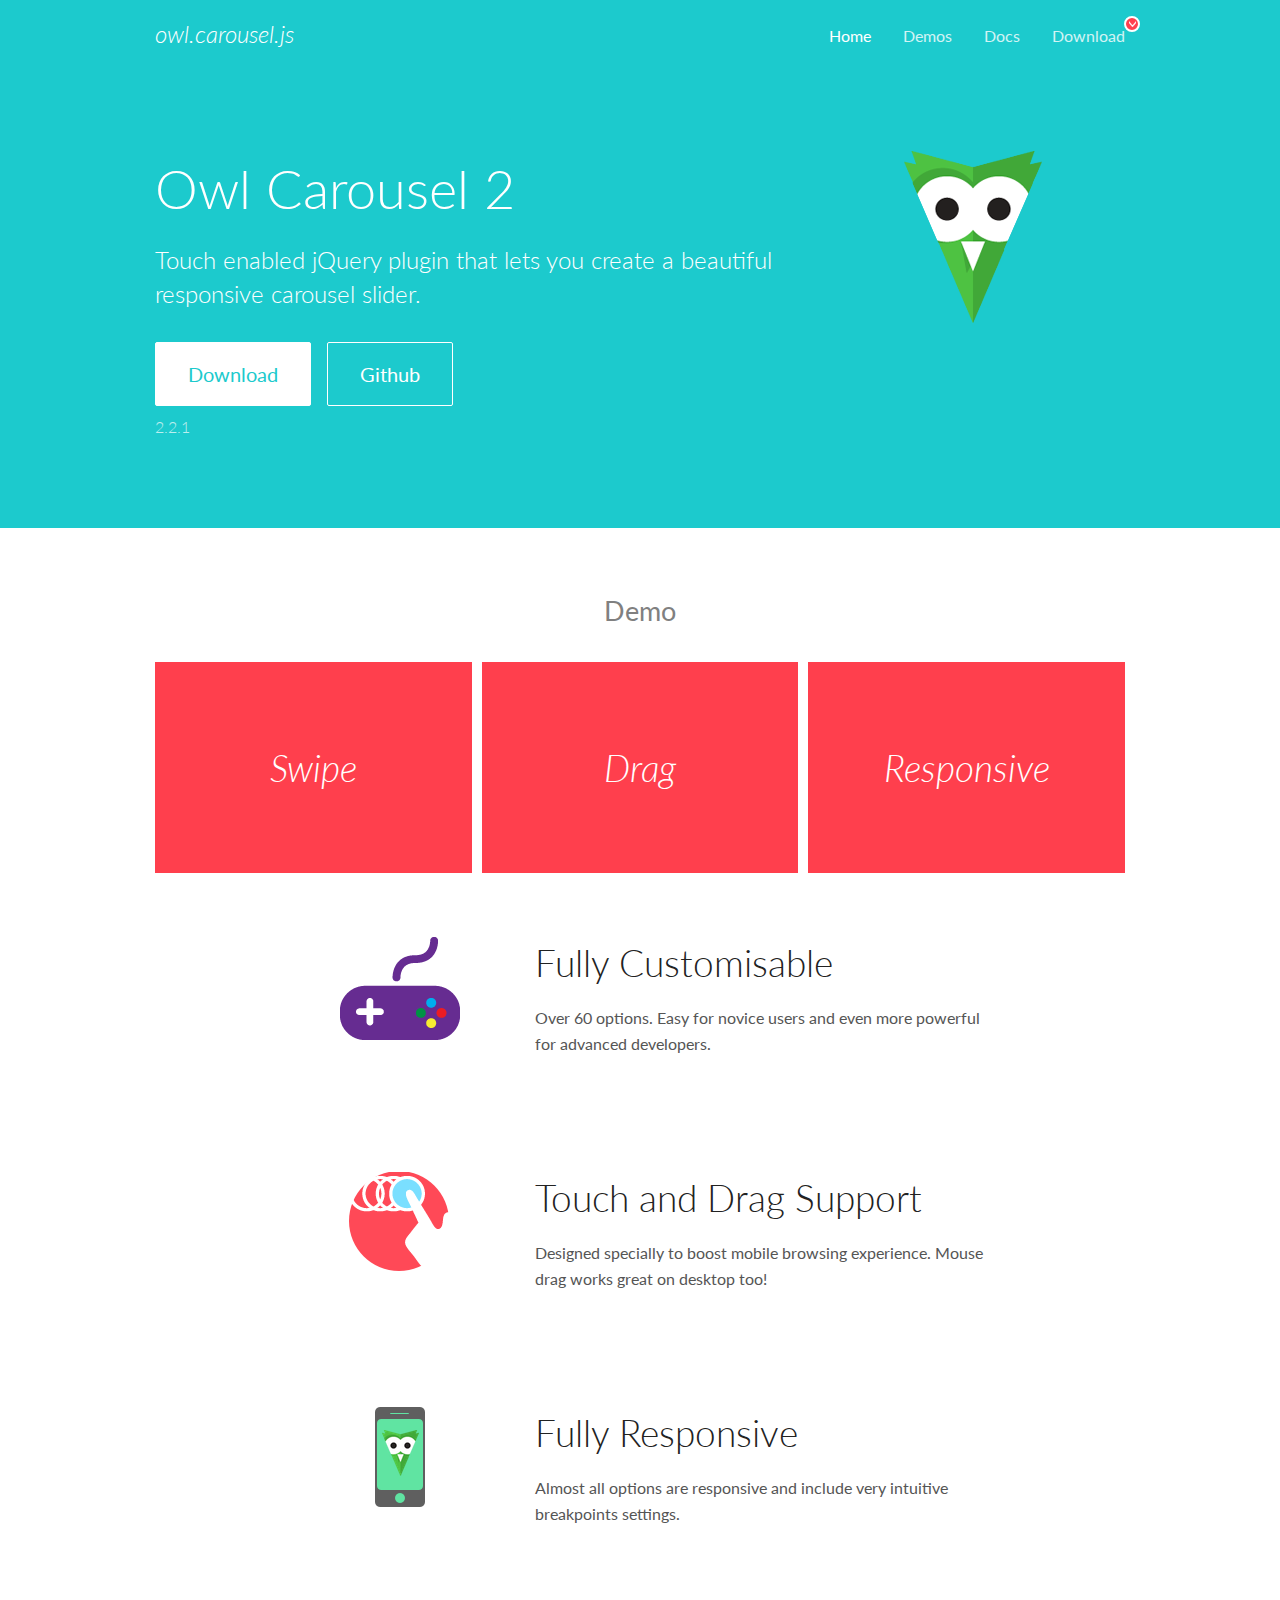
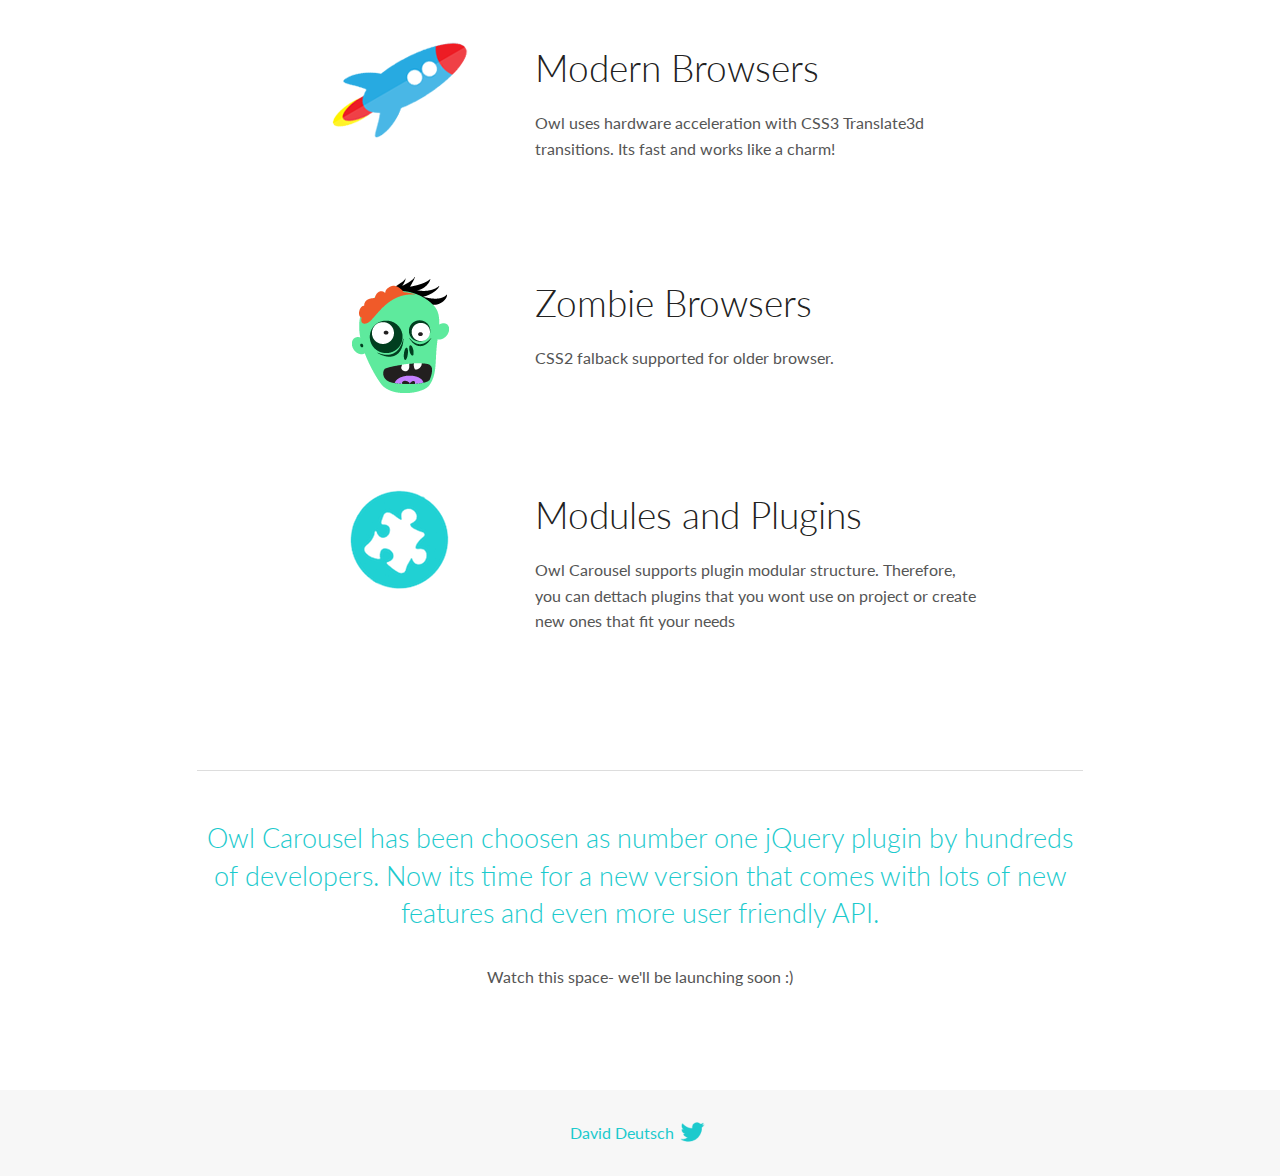
<file: OwlCarousel2-2.2.1/docs/index.html>
<!DOCTYPE html>
<html lang="en">
  <head>

    <!-- head -->
    <meta charset="utf-8">
    <meta name="msapplication-tap-highlight" content="no" />
    <meta name="viewport" content="width=device-width, initial-scale=1.0" />
    <meta name="description" content="Touch enabled jQuery plugin that lets you create beautiful responsive carousel slider.">
    <meta name="author" content="David Deutsch">
    <title>
      Home | Owl Carousel | 2.2.1
    </title>

    <!-- Stylesheets -->
    <link href='https://fonts.googleapis.com/css?family=Lato:300,400,700,400italic,300italic' rel='stylesheet' type='text/css'>
    <link rel="stylesheet" href="assets/css/docs.theme.min.css">

    <!-- Owl Stylesheets -->
    <link rel="stylesheet" href="assets/owlcarousel/assets/owl.carousel.min.css">
    <link rel="stylesheet" href="assets/owlcarousel/assets/owl.theme.default.min.css">

    <!-- HTML5 shim and Respond.js IE8 support of HTML5 elements and media queries -->

    <!--[if lt IE 9]>
      <script src="https://oss.maxcdn.com/libs/html5shiv/3.7.0/html5shiv.js"></script>
      <script src="https://oss.maxcdn.com/libs/respond.js/1.3.0/respond.min.js"></script>
    <![endif]-->

    <!-- Favicons -->
    <link rel="apple-touch-icon-precomposed" sizes="144x144" href="assets/ico/apple-touch-icon-144-precomposed.png">
    <link rel="shortcut icon" href="assets/ico/favicon.png">
    <link rel="shortcut icon" href="favicon.ico">

    <!-- Yeah i know js should not be in header. Its required for demos.-->

    <!-- javascript -->
    <script src="assets/vendors/jquery.min.js"></script>
    <script src="assets/owlcarousel/owl.carousel.js"></script>
  </head>
  <body>

    <!-- header -->
    <header class="header">
      <div class="row">
        <div class="large-12 columns">
          <div class="brand left">
            <h3>
              <a href="/OwlCarousel2/">owl.carousel.js</a> 
            </h3>
          </div>
          <a id="toggle-nav" class="right">
            <span></span> <span></span> <span></span> 
          </a> 
          <div class="nav-bar">
            <ul class="clearfix">
              <li class="active">
                <a href="/OwlCarousel2/index.html">Home</a> 
              </li>
              <li> <a href="/OwlCarousel2/demos/demos.html">Demos</a>  </li>
              <li> <a href="/OwlCarousel2/docs/started-welcome.html">Docs</a>  </li>
              <li>
                <a href="https://github.com/OwlCarousel2/OwlCarousel2/archive/2.2.1.zip">Download</a> 
                <span class="download"></span> 
              </li>
            </ul>
          </div>
        </div>
      </div>
    </header>

    <!-- home panel -->
    <section id="hero">
      <div class="row">
        <div class="large-8 medium-8 columns">
          <h1>Owl Carousel 2</h1>
          <h4>Touch enabled jQuery plugin that lets you create a beautiful responsive carousel slider.</h4>
          <a href="https://github.com/OwlCarousel2/OwlCarousel2/archive/2.2.1.zip" class="hero-button">Download</a> 
          <a href="https://github.com/OwlCarousel2/OwlCarousel2" class="hero-button outline">Github</a> 
          <p>2.2.1</p>
        </div>
        <div class="large-4 medium-4 columns">
          <img class="owl-logo" src="assets/img/owl-logo.png" alt="mr. Owl">
        </div>
      </div>
    </section>

    <!-- body -->
    <div class="home-demo">
      <div class="row">
        <div class="large-12 columns">
          <h3>Demo</h3>
          <div class="owl-carousel">
            <div class="item">
              <h2>Swipe</h2>
            </div>
            <div class="item">
              <h2>Drag</h2>
            </div>
            <div class="item">
              <h2>Responsive</h2>
            </div>
            <div class="item">
              <h2>CSS3</h2>
            </div>
            <div class="item">
              <h2>Fast</h2>
            </div>
            <div class="item">
              <h2>Easy</h2>
            </div>
            <div class="item">
              <h2>Free</h2>
            </div>
            <div class="item">
              <h2>Upgradable</h2>
            </div>
            <div class="item">
              <h2>Tons of options</h2>
            </div>
            <div class="item">
              <h2>Infinity</h2>
            </div>
            <div class="item">
              <h2>Auto Width</h2>
            </div>
          </div>
        </div>
      </div>
    </div>
    <script>
      var owl = $('.owl-carousel');
      owl.owlCarousel({
        margin: 10,
        loop: true,
        responsive: {
          0: {
            items: 1
          },
          600: {
            items: 2
          },
          1000: {
            items: 3
          }
        }
      })
    </script>

    <!-- features -->
    <div id="features">
      <div class="row">
        <div class="small-12 medium-9 small-centered columns">
          <section class="row feature">
            <div class="medium-4 small-12 columns">
              <img src="assets/img/feature-options.png" alt="">
            </div>
            <div class="medium-8 small-12 columns">
              <h2>Fully Customisable</h2>
              <p>Over 60 options. Easy for novice users and even more powerful for advanced developers.</p>
            </div>
          </section>
          <section class="row feature">
            <div class="medium-4 small-12 columns">
              <img src="assets/img/feature-drag.png" alt="">
            </div>
            <div class="medium-8 small-12 columns">
              <h2>Touch and Drag Support</h2>
              <p>Designed specially to boost mobile browsing experience. Mouse drag works great on desktop too!</p>
            </div>
          </section>
          <section class="row feature">
            <div class="medium-4 small-12 columns">
              <img src="assets/img/feature-responsive.png" alt="">
            </div>
            <div class="medium-8 small-12 columns">
              <h2>Fully Responsive</h2>
              <p>Almost all options are responsive and include very intuitive breakpoints settings.</p>
            </div>
          </section>
          <section class="row feature">
            <div class="medium-4 small-12 columns">
              <img src="assets/img/feature-modern.png" alt="">
            </div>
            <div class="medium-8 small-12 columns">
              <h2>Modern Browsers</h2>
              <p>Owl uses hardware acceleration with CSS3 Translate3d transitions. Its fast and works like a charm! </p>
            </div>
          </section>
          <section class="row feature">
            <div class="medium-4 small-12 columns">
              <img src="assets/img/feature-zombie.png" alt="">
            </div>
            <div class="medium-8 small-12 columns">
              <h2>Zombie Browsers</h2>
              <p>CSS2 falback supported for older browser.</p>
            </div>
          </section>
          <section class="row feature">
            <div class="medium-4 small-12 columns">
              <img src="assets/img/feature-module.png" alt="">
            </div>
            <div class="medium-8 small-12 columns">
              <h2>Modules and Plugins</h2>
              <p>Owl Carousel supports plugin modular structure. Therefore, you can dettach plugins that you wont use on project or create new ones that fit your needs</p>
            </div>
          </section>
        </div>
      </div>
    </div>

    <!-- footer -->
    <section id="teaser-text">
      <div class="row">
        <div class="small-12 medium-11 small-centered columns">
          <hr>
          <h3 id="owl-carousel-has-been-choosen-as-number-one-jquery-plugin-by-hundreds-of-developers-now-its-time-for-a-new-version-that-comes-with-lots-of-new-features-and-even-more-user-friendly-api-">Owl Carousel has been choosen as number one jQuery plugin by hundreds of developers. Now its time for a new version that comes with lots of new features and even more user friendly API.</h3>
          <p>Watch this space- we&#39;ll be launching soon :)</p>
        </div>
      </div>
    </section>

    <!-- footer -->
    <footer class="footer">
      <div class="row">
        <div class="large-12 columns">
          <h5>
            <a href="/OwlCarousel2/docs/support-contact.html">David Deutsch</a> 
            <a id="custom-tweet-button" href="https://twitter.com/share?url=https://github.com/OwlCarousel2/OwlCarousel2&text=Owl Carousel - This is so awesome! " target="_blank"></a> 
          </h5>
        </div>
      </div>
    </footer>

    <!-- vendors -->
    <script src="assets/vendors/highlight.js"></script>
    <script src="assets/js/app.js"></script>
  </body>
</html>
</file>
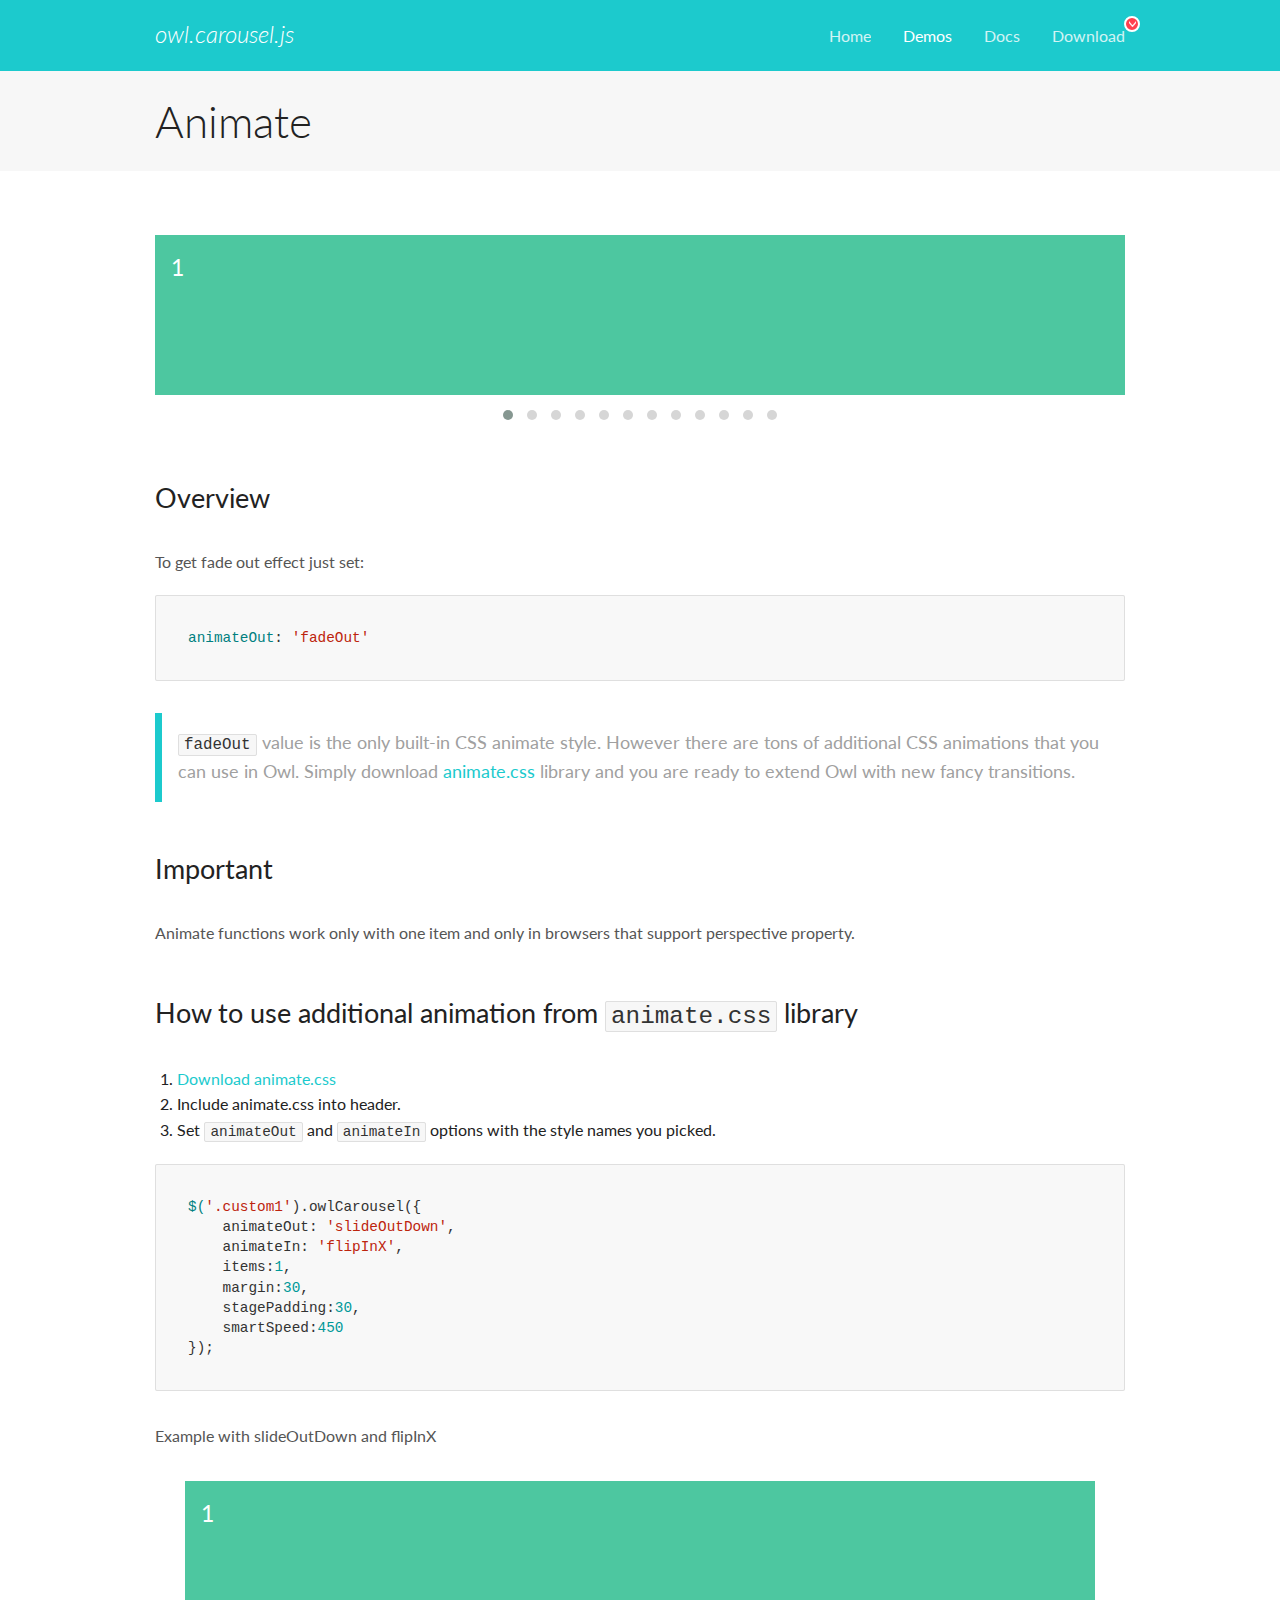
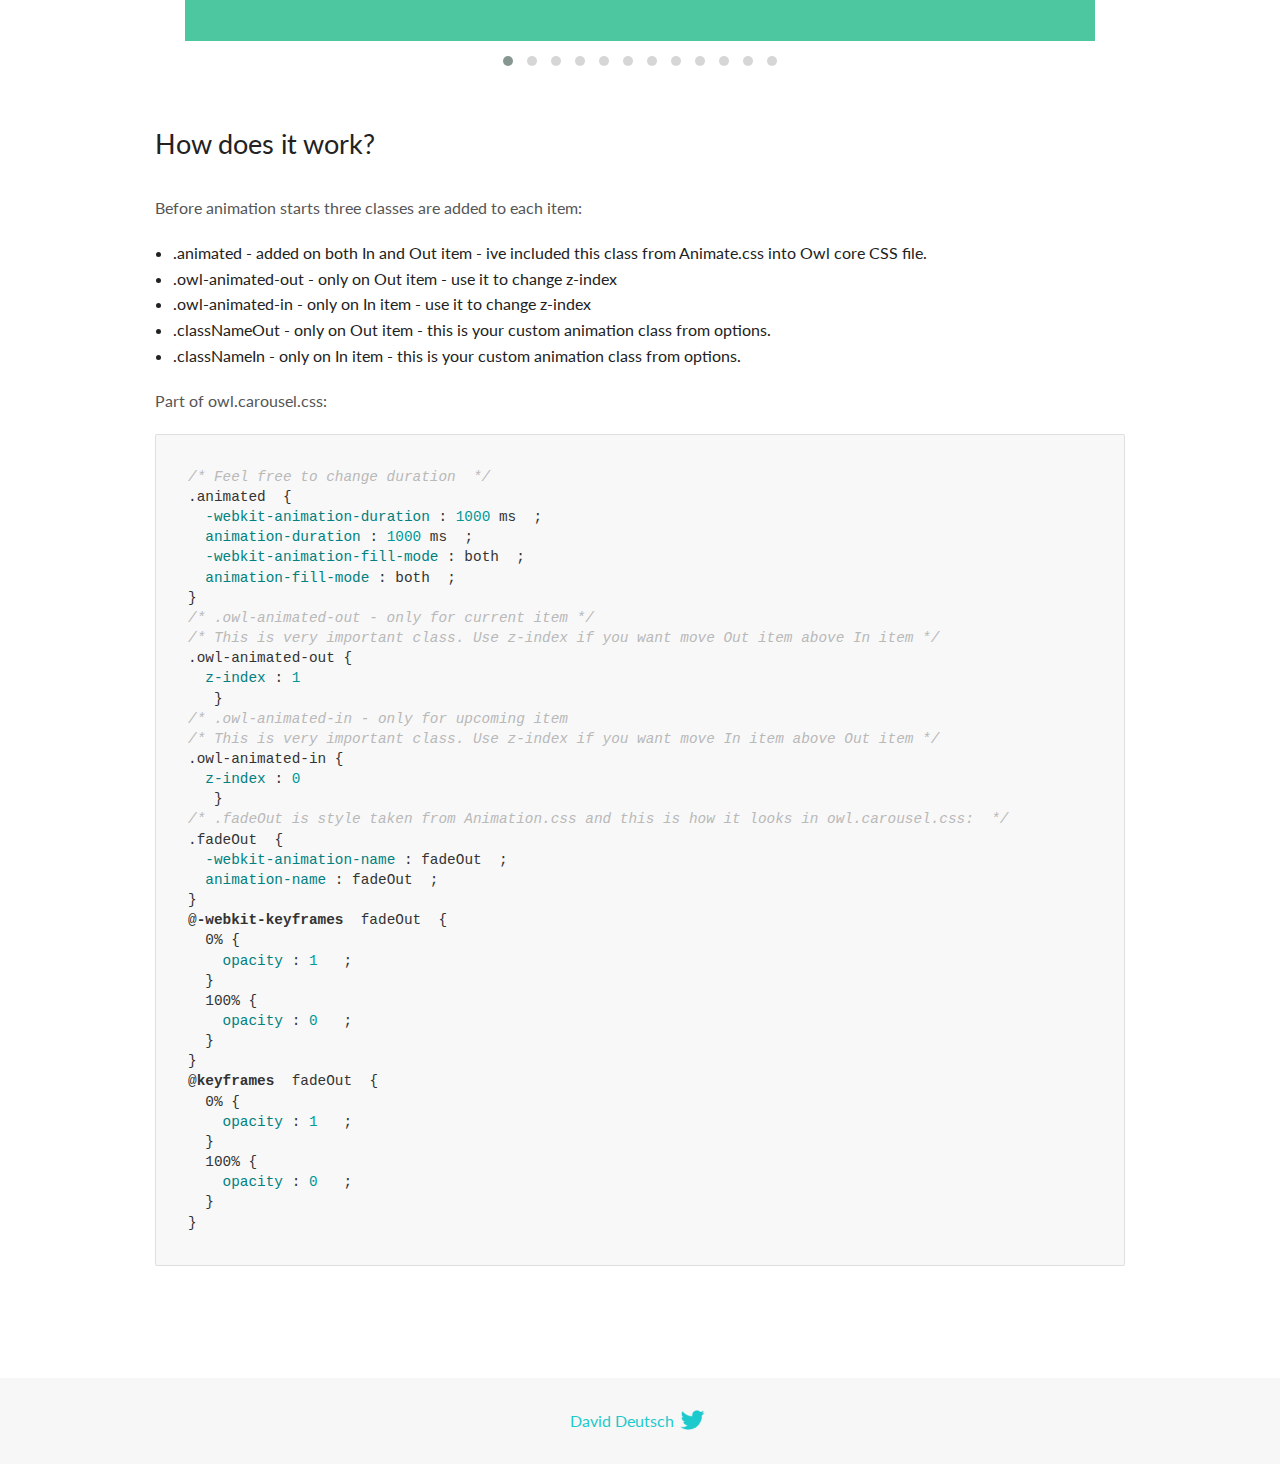
<file: OwlCarousel2-2.2.1/docs/demos/animate.html>
<!DOCTYPE html>
<html lang="en">
  <head>

    <!-- head -->
    <meta charset="utf-8">
    <meta name="msapplication-tap-highlight" content="no" />
    <meta name="viewport" content="width=device-width, initial-scale=1.0" />
    <meta name="description" content="Animate carousel">
    <meta name="author" content="David Deutsch">
    <title>
      Animate Demo | Owl Carousel | 2.2.1
    </title>

    <!-- Stylesheets -->
    <link href='https://fonts.googleapis.com/css?family=Lato:300,400,700,400italic,300italic' rel='stylesheet' type='text/css'>
    <link rel="stylesheet" href="../assets/css/docs.theme.min.css">

    <!-- Owl Stylesheets -->
    <link rel="stylesheet" href="../assets/owlcarousel/assets/owl.carousel.min.css">
    <link rel="stylesheet" href="../assets/owlcarousel/assets/owl.theme.default.min.css">

    <!-- HTML5 shim and Respond.js IE8 support of HTML5 elements and media queries -->

    <!--[if lt IE 9]>
      <script src="https://oss.maxcdn.com/libs/html5shiv/3.7.0/html5shiv.js"></script>
      <script src="https://oss.maxcdn.com/libs/respond.js/1.3.0/respond.min.js"></script>
    <![endif]-->

    <!-- Favicons -->
    <link rel="apple-touch-icon-precomposed" sizes="144x144" href="../assets/ico/apple-touch-icon-144-precomposed.png">
    <link rel="shortcut icon" href="../assets/ico/favicon.png">
    <link rel="shortcut icon" href="favicon.ico">

    <!-- Yeah i know js should not be in header. Its required for demos.-->

    <!-- javascript -->
    <script src="../assets/vendors/jquery.min.js"></script>
    <script src="../assets/owlcarousel/owl.carousel.js"></script>
  </head>
  <body>

    <!-- header -->
    <header class="header">
      <div class="row">
        <div class="large-12 columns">
          <div class="brand left">
            <h3>
              <a href="/OwlCarousel2/">owl.carousel.js</a> 
            </h3>
          </div>
          <a id="toggle-nav" class="right">
            <span></span> <span></span> <span></span> 
          </a> 
          <div class="nav-bar">
            <ul class="clearfix">
              <li> <a href="/OwlCarousel2/index.html">Home</a>  </li>
              <li class="active">
                <a href="/OwlCarousel2/demos/demos.html">Demos</a> 
              </li>
              <li> <a href="/OwlCarousel2/docs/started-welcome.html">Docs</a>  </li>
              <li>
                <a href="https://github.com/OwlCarousel2/OwlCarousel2/archive/2.2.1.zip">Download</a> 
                <span class="download"></span> 
              </li>
            </ul>
          </div>
        </div>
      </div>
    </header>

    <!-- title -->
    <section class="title">
      <div class="row">
        <div class="large-12 columns">
          <h1>Animate</h1>
        </div>
      </div>
    </section>

    <!--  Demos -->
    <section id="demos">
      <div class="row">
        <div class="large-12 columns">
          <div class="fadeOut owl-carousel owl-theme">
            <div class="item">
              <h4>1</h4>
            </div>
            <div class="item">
              <h4>2</h4>
            </div>
            <div class="item">
              <h4>3</h4>
            </div>
            <div class="item">
              <h4>4</h4>
            </div>
            <div class="item">
              <h4>5</h4>
            </div>
            <div class="item">
              <h4>6</h4>
            </div>
            <div class="item">
              <h4>7</h4>
            </div>
            <div class="item">
              <h4>8</h4>
            </div>
            <div class="item">
              <h4>9</h4>
            </div>
            <div class="item">
              <h4>10</h4>
            </div>
            <div class="item">
              <h4>11</h4>
            </div>
            <div class="item">
              <h4>12</h4>
            </div>
          </div>
          <h3 id="overview">Overview</h3>
          <p>To get fade out effect just set:</p>
          <pre><code>animateOut: &#39;fadeOut&#39;</code></pre>
          <blockquote>
            <p><code>fadeOut</code> value is the only built-in CSS animate style. However there are tons of additional CSS animations that you can use in Owl. Simply download
              <a href="https://daneden.github.io/animate.css/">animate.css</a>  library and you are ready to extend Owl with new fancy transitions.</p>
          </blockquote>
          <h3 id="important">Important</h3>
          <p>Animate functions work only with one item and only in browsers that support perspective property.</p>
          <h3 id="how-to-use-additional-animation-from-animate-css-library">How to use additional animation from <code>animate.css</code> library</h3>
          <ol>
            <li> <a href="https://daneden.github.io/animate.css/">Download animate.css</a>  </li>
            <li>Include animate.css into header.</li>
            <li>Set <code>animateOut</code> and <code>animateIn</code> options with the style names you picked.</li>
          </ol>
          <pre><code>$(&#39;.custom1&#39;).owlCarousel({
    animateOut: &#39;slideOutDown&#39;,
    animateIn: &#39;flipInX&#39;,
    items:1,
    margin:30,
    stagePadding:30,
    smartSpeed:450
});</code></pre>
          <p>Example with slideOutDown and flipInX</p>
          <div class="custom1 owl-carousel owl-theme">
            <div class="item">
              <h4>1</h4>
            </div>
            <div class="item">
              <h4>2</h4>
            </div>
            <div class="item">
              <h4>3</h4>
            </div>
            <div class="item">
              <h4>4</h4>
            </div>
            <div class="item">
              <h4>5</h4>
            </div>
            <div class="item">
              <h4>6</h4>
            </div>
            <div class="item">
              <h4>7</h4>
            </div>
            <div class="item">
              <h4>8</h4>
            </div>
            <div class="item">
              <h4>9</h4>
            </div>
            <div class="item">
              <h4>10</h4>
            </div>
            <div class="item">
              <h4>11</h4>
            </div>
            <div class="item">
              <h4>12</h4>
            </div>
          </div>
          <h3 id="how-does-it-work-">How does it work?</h3>
          <p>Before animation starts three classes are added to each item:</p>
          <ul>
            <li>.animated - added on both In and Out item - ive included this class from Animate.css into Owl core CSS file.</li>
            <li>.owl-animated-out - only on Out item - use it to change z-index</li>
            <li>.owl-animated-in - only on In item - use it to change z-index</li>
            <li>.classNameOut - only on Out item - this is your custom animation class from options.</li>
            <li>.classNameIn - only on In item - this is your custom animation class from options.</li>
          </ul>
          <p>Part of owl.carousel.css:</p>
          <pre><code class="language-css"><span class="comment">/* Feel free to change duration  */</span> 
<span class="class">.animated</span>  <span class="rules">{
  <span class="rule"><span class="attribute">-webkit-animation-duration</span> :<span class="value"> <span class="number">1000</span> ms</span> </span> ;
  <span class="rule"><span class="attribute">animation-duration</span> :<span class="value"> <span class="number">1000</span> ms</span> </span> ;
  <span class="rule"><span class="attribute">-webkit-animation-fill-mode</span> :<span class="value"> both</span> </span> ;
  <span class="rule"><span class="attribute">animation-fill-mode</span> :<span class="value"> both</span> </span> ;
<span class="rule">}</span> </span> 
<span class="comment">/* .owl-animated-out - only for current item */</span> 
<span class="comment">/* This is very important class. Use z-index if you want move Out item above In item */</span> 
<span class="class">.owl-animated-out</span> <span class="rules">{
  <span class="rule"><span class="attribute">z-index</span> :<span class="value"> <span class="number">1</span> 
</span> </span> </span> }
<span class="comment">/* .owl-animated-in - only for upcoming item
/* This is very important class. Use z-index if you want move In item above Out item */</span> 
<span class="class">.owl-animated-in</span> <span class="rules">{
  <span class="rule"><span class="attribute">z-index</span> :<span class="value"> <span class="number">0</span> 
</span> </span> </span> }
<span class="comment">/* .fadeOut is style taken from Animation.css and this is how it looks in owl.carousel.css:  */</span> 
<span class="class">.fadeOut</span>  <span class="rules">{
  <span class="rule"><span class="attribute">-webkit-animation-name</span> :<span class="value"> fadeOut</span> </span> ;
  <span class="rule"><span class="attribute">animation-name</span> :<span class="value"> fadeOut</span> </span> ;
<span class="rule">}</span> </span> 
<span class="at_rule">@<span class="keyword">-webkit-keyframes</span>  fadeOut </span> {
  0% <span class="rules">{
    <span class="rule"><span class="attribute">opacity</span> :<span class="value"> <span class="number">1</span> </span> </span> ;
  <span class="rule">}</span> </span> 
  100% <span class="rules">{
    <span class="rule"><span class="attribute">opacity</span> :<span class="value"> <span class="number">0</span> </span> </span> ;
  <span class="rule">}</span> </span> 
}
<span class="at_rule">@<span class="keyword">keyframes</span>  fadeOut </span> {
  0% <span class="rules">{
    <span class="rule"><span class="attribute">opacity</span> :<span class="value"> <span class="number">1</span> </span> </span> ;
  <span class="rule">}</span> </span> 
  100% <span class="rules">{
    <span class="rule"><span class="attribute">opacity</span> :<span class="value"> <span class="number">0</span> </span> </span> ;
  <span class="rule">}</span> </span> 
}</code></pre>
          <link rel="stylesheet" href="../assets/css/animate.css">
          <script>
            jQuery(document).ready(function($) {
              $('.fadeOut').owlCarousel({
                items: 1,
                animateOut: 'fadeOut',
                loop: true,
                margin: 10,
              });
              $('.custom1').owlCarousel({
                animateOut: 'slideOutDown',
                animateIn: 'flipInX',
                items: 1,
                margin: 30,
                stagePadding: 30,
                smartSpeed: 450
              });
            });
          </script>
        </div>
      </div>
    </section>

    <!-- footer -->
    <footer class="footer">
      <div class="row">
        <div class="large-12 columns">
          <h5>
            <a href="/OwlCarousel2/docs/support-contact.html">David Deutsch</a> 
            <a id="custom-tweet-button" href="https://twitter.com/share?url=https://github.com/OwlCarousel2/OwlCarousel2&text=Owl Carousel - This is so awesome! " target="_blank"></a> 
          </h5>
        </div>
      </div>
    </footer>

    <!-- vendors -->
    <script src="../assets/vendors/highlight.js"></script>
    <script src="../assets/js/app.js"></script>
  </body>
</html>
</file>
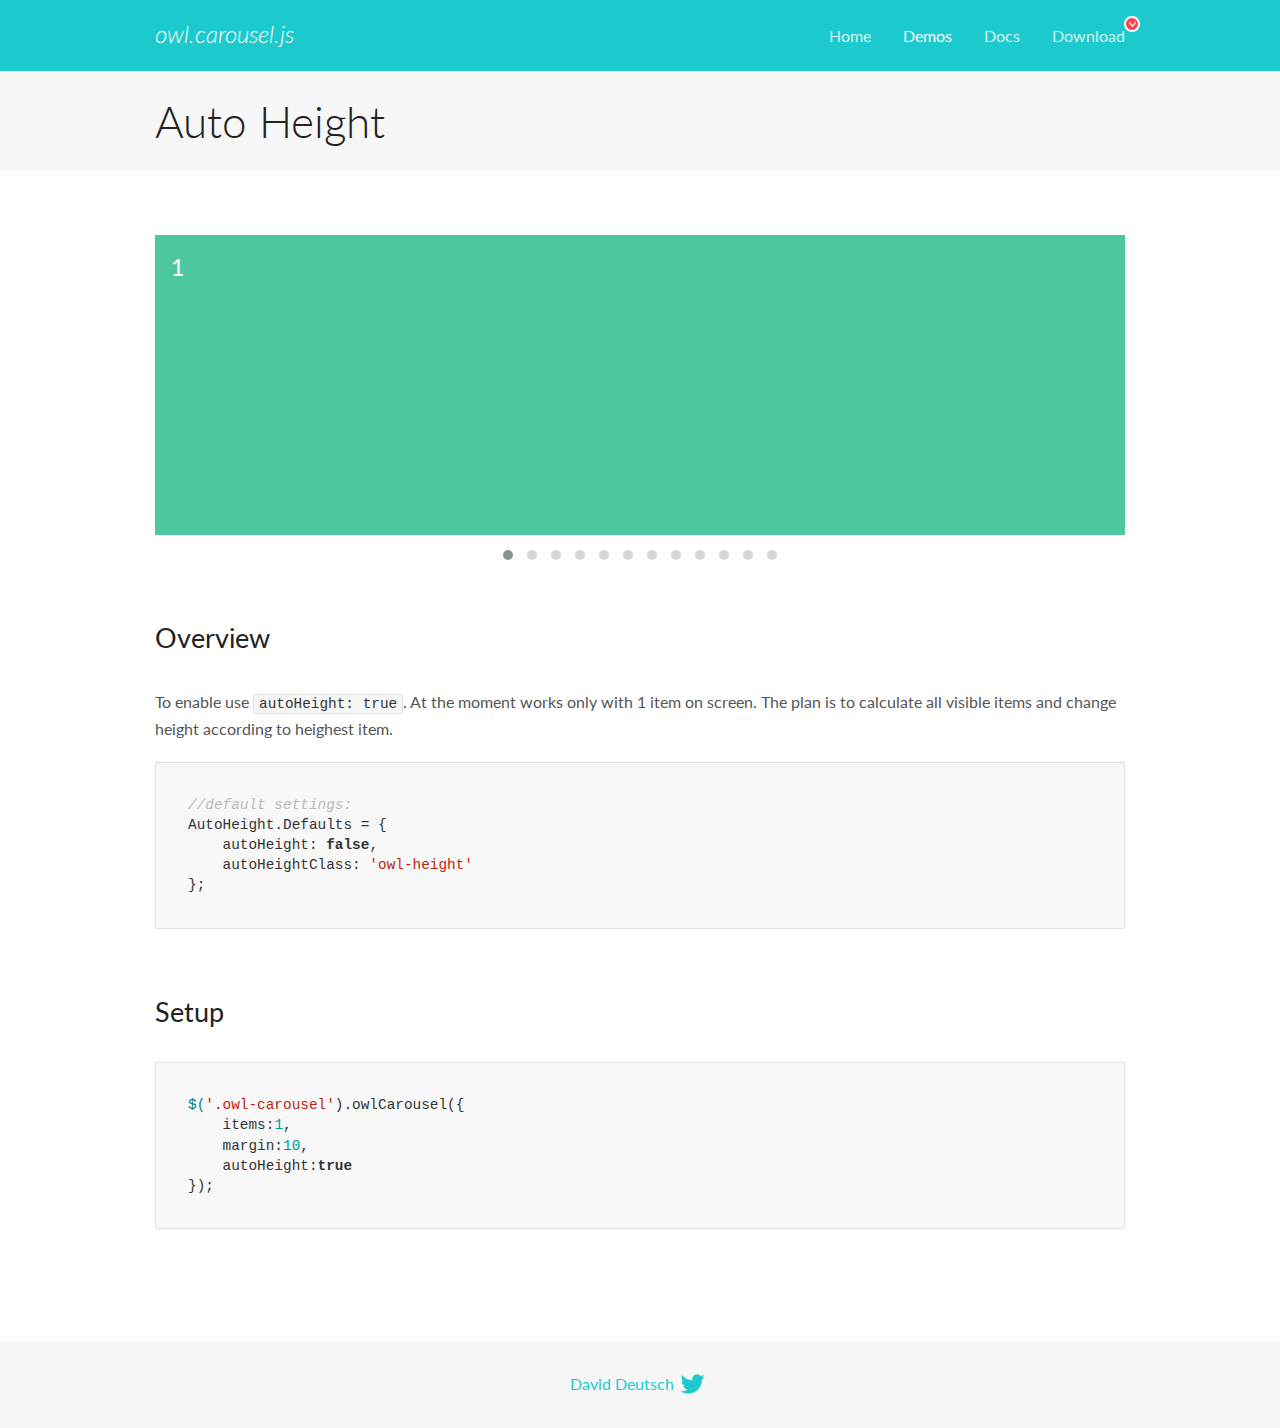
<file: OwlCarousel2-2.2.1/docs/demos/autoheight.html>
<!DOCTYPE html>
<html lang="en">
  <head>

    <!-- head -->
    <meta charset="utf-8">
    <meta name="msapplication-tap-highlight" content="no" />
    <meta name="viewport" content="width=device-width, initial-scale=1.0" />
    <meta name="description" content="autoHeight usage demo">
    <meta name="author" content="David Deutsch">
    <title>
      Auto Height Demo | Owl Carousel | 2.2.1
    </title>

    <!-- Stylesheets -->
    <link href='https://fonts.googleapis.com/css?family=Lato:300,400,700,400italic,300italic' rel='stylesheet' type='text/css'>
    <link rel="stylesheet" href="../assets/css/docs.theme.min.css">

    <!-- Owl Stylesheets -->
    <link rel="stylesheet" href="../assets/owlcarousel/assets/owl.carousel.min.css">
    <link rel="stylesheet" href="../assets/owlcarousel/assets/owl.theme.default.min.css">

    <!-- HTML5 shim and Respond.js IE8 support of HTML5 elements and media queries -->

    <!--[if lt IE 9]>
      <script src="https://oss.maxcdn.com/libs/html5shiv/3.7.0/html5shiv.js"></script>
      <script src="https://oss.maxcdn.com/libs/respond.js/1.3.0/respond.min.js"></script>
    <![endif]-->

    <!-- Favicons -->
    <link rel="apple-touch-icon-precomposed" sizes="144x144" href="../assets/ico/apple-touch-icon-144-precomposed.png">
    <link rel="shortcut icon" href="../assets/ico/favicon.png">
    <link rel="shortcut icon" href="favicon.ico">

    <!-- Yeah i know js should not be in header. Its required for demos.-->

    <!-- javascript -->
    <script src="../assets/vendors/jquery.min.js"></script>
    <script src="../assets/owlcarousel/owl.carousel.js"></script>
  </head>
  <body>

    <!-- header -->
    <header class="header">
      <div class="row">
        <div class="large-12 columns">
          <div class="brand left">
            <h3>
              <a href="/OwlCarousel2/">owl.carousel.js</a> 
            </h3>
          </div>
          <a id="toggle-nav" class="right">
            <span></span> <span></span> <span></span> 
          </a> 
          <div class="nav-bar">
            <ul class="clearfix">
              <li> <a href="/OwlCarousel2/index.html">Home</a>  </li>
              <li class="active">
                <a href="/OwlCarousel2/demos/demos.html">Demos</a> 
              </li>
              <li> <a href="/OwlCarousel2/docs/started-welcome.html">Docs</a>  </li>
              <li>
                <a href="https://github.com/OwlCarousel2/OwlCarousel2/archive/2.2.1.zip">Download</a> 
                <span class="download"></span> 
              </li>
            </ul>
          </div>
        </div>
      </div>
    </header>

    <!-- title -->
    <section class="title">
      <div class="row">
        <div class="large-12 columns">
          <h1>Auto Height</h1>
        </div>
      </div>
    </section>

    <!--  Demos -->
    <section id="demos">
      <div class="row">
        <div class="large-12 columns">
          <div class="owl-carousel owl-theme">
            <div class="item" style="height:300px">
              <h4>1</h4>
            </div>
            <div class="item" style="height:100px">
              <h4>2</h4>
            </div>
            <div class="item" style="height:500px">
              <h4>3</h4>
            </div>
            <div class="item" style="height:250px">
              <h4>4</h4>
            </div>
            <div class="item" style="height:400px">
              <h4>5</h4>
            </div>
            <div class="item" style="height:500px">
              <h4>6</h4>
            </div>
            <div class="item" style="height:600px">
              <h4>7</h4>
            </div>
            <div class="item" style="height:400px">
              <h4>8</h4>
            </div>
            <div class="item" style="height:300px">
              <h4>9</h4>
            </div>
            <div class="item" style="height:350px">
              <h4>10</h4>
            </div>
            <div class="item" style="height:200px">
              <h4>11</h4>
            </div>
            <div class="item" style="height:150px">
              <h4>12</h4>
            </div>
          </div>
          <h3 id="overview">Overview</h3>
          <p>To enable use <code>autoHeight: true</code>. At the moment works only with 1 item on screen. The plan is to calculate all visible items and change height according to heighest item.</p>
          <pre><code>//default settings:
AutoHeight.Defaults = {
    autoHeight: false,
    autoHeightClass: &#39;owl-height&#39;
};</code></pre>
          <h3 id="setup">Setup</h3>
          <pre><code>$(&#39;.owl-carousel&#39;).owlCarousel({
    items:1,
    margin:10,
    autoHeight:true
});</code></pre>
          <script>
            $(document).ready(function() {
              $('.owl-carousel').owlCarousel({
                items: 1,
                margin: 10,
                autoHeight: true
              });
            })
          </script>
        </div>
      </div>
    </section>

    <!-- footer -->
    <footer class="footer">
      <div class="row">
        <div class="large-12 columns">
          <h5>
            <a href="/OwlCarousel2/docs/support-contact.html">David Deutsch</a> 
            <a id="custom-tweet-button" href="https://twitter.com/share?url=https://github.com/OwlCarousel2/OwlCarousel2&text=Owl Carousel - This is so awesome! " target="_blank"></a> 
          </h5>
        </div>
      </div>
    </footer>

    <!-- vendors -->
    <script src="../assets/vendors/highlight.js"></script>
    <script src="../assets/js/app.js"></script>
  </body>
</html>
</file>
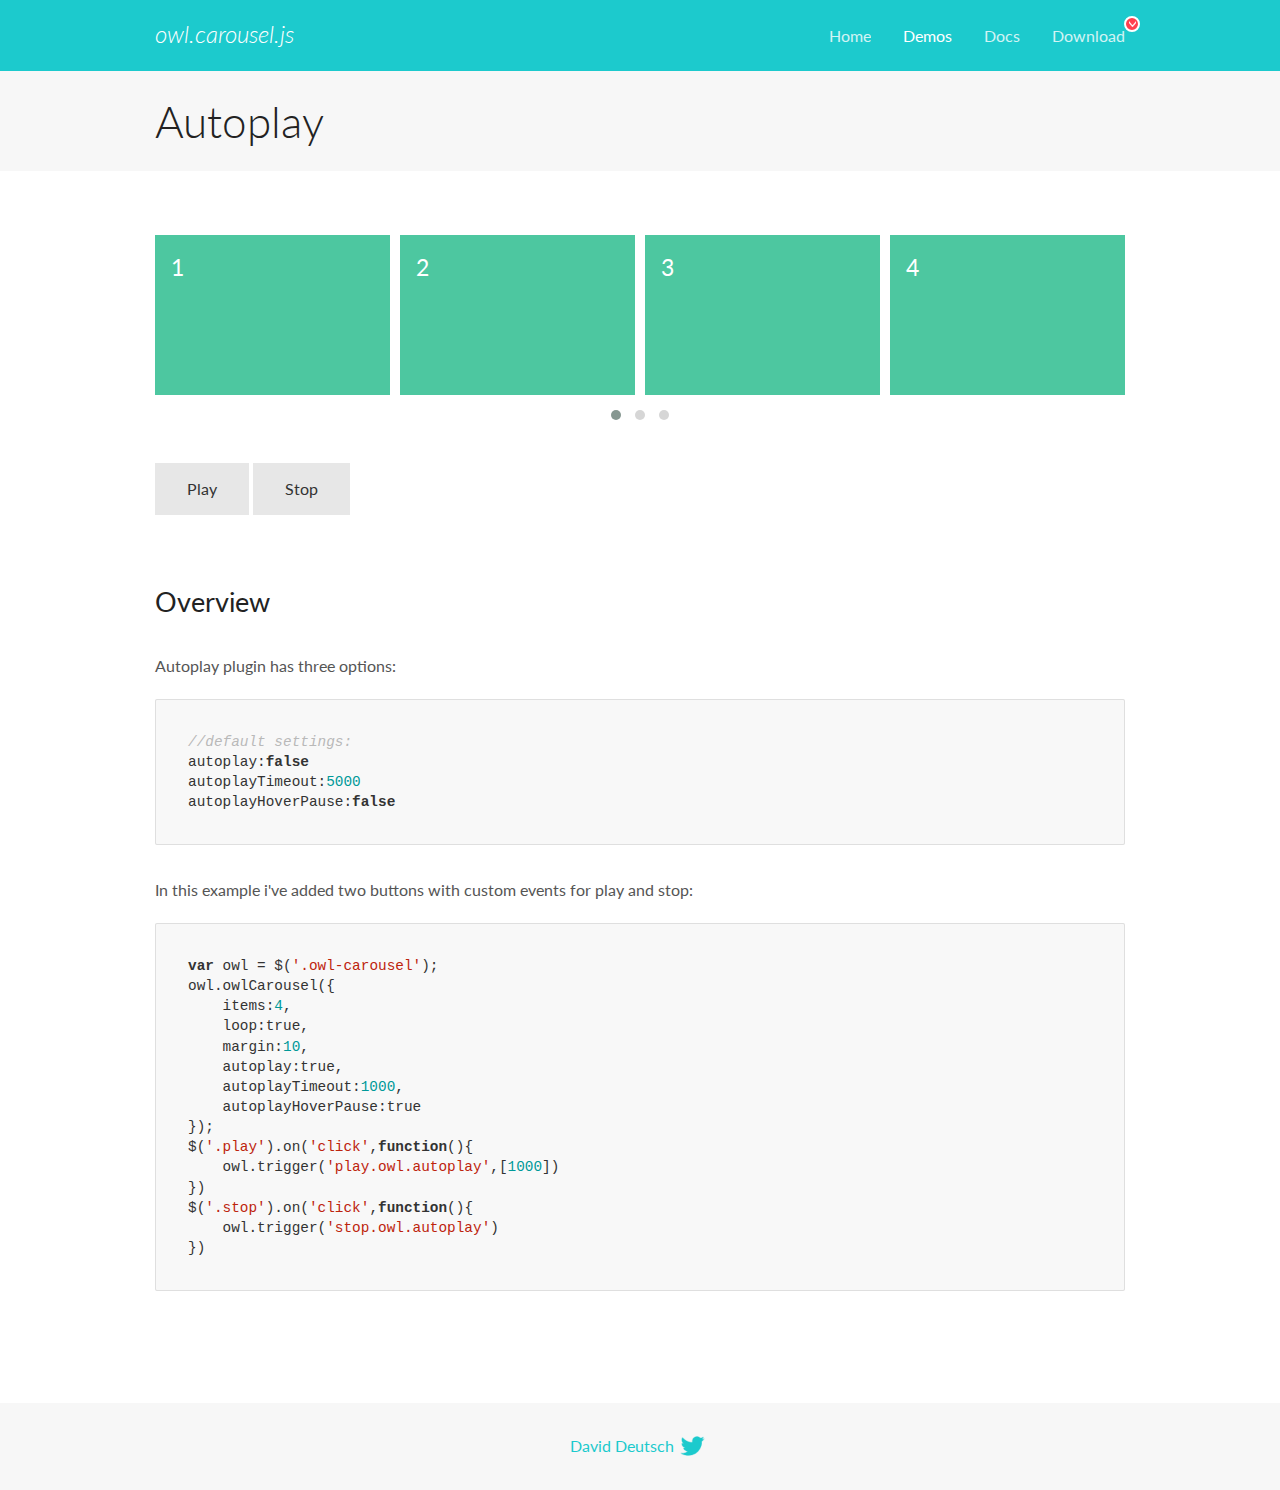
<file: OwlCarousel2-2.2.1/docs/demos/autoplay.html>
<!DOCTYPE html>
<html lang="en">
  <head>

    <!-- head -->
    <meta charset="utf-8">
    <meta name="msapplication-tap-highlight" content="no" />
    <meta name="viewport" content="width=device-width, initial-scale=1.0" />
    <meta name="description" content="Autoplay usage demo">
    <meta name="author" content="David Deutsch">
    <title>
      Autoplay Demo | Owl Carousel | 2.2.1
    </title>

    <!-- Stylesheets -->
    <link href='https://fonts.googleapis.com/css?family=Lato:300,400,700,400italic,300italic' rel='stylesheet' type='text/css'>
    <link rel="stylesheet" href="../assets/css/docs.theme.min.css">

    <!-- Owl Stylesheets -->
    <link rel="stylesheet" href="../assets/owlcarousel/assets/owl.carousel.min.css">
    <link rel="stylesheet" href="../assets/owlcarousel/assets/owl.theme.default.min.css">

    <!-- HTML5 shim and Respond.js IE8 support of HTML5 elements and media queries -->

    <!--[if lt IE 9]>
      <script src="https://oss.maxcdn.com/libs/html5shiv/3.7.0/html5shiv.js"></script>
      <script src="https://oss.maxcdn.com/libs/respond.js/1.3.0/respond.min.js"></script>
    <![endif]-->

    <!-- Favicons -->
    <link rel="apple-touch-icon-precomposed" sizes="144x144" href="../assets/ico/apple-touch-icon-144-precomposed.png">
    <link rel="shortcut icon" href="../assets/ico/favicon.png">
    <link rel="shortcut icon" href="favicon.ico">

    <!-- Yeah i know js should not be in header. Its required for demos.-->

    <!-- javascript -->
    <script src="../assets/vendors/jquery.min.js"></script>
    <script src="../assets/owlcarousel/owl.carousel.js"></script>
  </head>
  <body>

    <!-- header -->
    <header class="header">
      <div class="row">
        <div class="large-12 columns">
          <div class="brand left">
            <h3>
              <a href="/OwlCarousel2/">owl.carousel.js</a> 
            </h3>
          </div>
          <a id="toggle-nav" class="right">
            <span></span> <span></span> <span></span> 
          </a> 
          <div class="nav-bar">
            <ul class="clearfix">
              <li> <a href="/OwlCarousel2/index.html">Home</a>  </li>
              <li class="active">
                <a href="/OwlCarousel2/demos/demos.html">Demos</a> 
              </li>
              <li> <a href="/OwlCarousel2/docs/started-welcome.html">Docs</a>  </li>
              <li>
                <a href="https://github.com/OwlCarousel2/OwlCarousel2/archive/2.2.1.zip">Download</a> 
                <span class="download"></span> 
              </li>
            </ul>
          </div>
        </div>
      </div>
    </header>

    <!-- title -->
    <section class="title">
      <div class="row">
        <div class="large-12 columns">
          <h1>Autoplay</h1>
        </div>
      </div>
    </section>

    <!--  Demos -->
    <section id="demos">
      <div class="row">
        <div class="large-12 columns">
          <div class="owl-carousel owl-theme">
            <div class="item">
              <h4>1</h4>
            </div>
            <div class="item">
              <h4>2</h4>
            </div>
            <div class="item">
              <h4>3</h4>
            </div>
            <div class="item">
              <h4>4</h4>
            </div>
            <div class="item">
              <h4>5</h4>
            </div>
            <div class="item">
              <h4>6</h4>
            </div>
            <div class="item">
              <h4>7</h4>
            </div>
            <div class="item">
              <h4>8</h4>
            </div>
            <div class="item">
              <h4>9</h4>
            </div>
            <div class="item">
              <h4>10</h4>
            </div>
            <div class="item">
              <h4>11</h4>
            </div>
            <div class="item">
              <h4>12</h4>
            </div>
          </div>
          <a class="button secondary play">Play</a> 
          <a class="button secondary stop">Stop</a> 
          <h3 id="overview">Overview</h3>
          <p>Autoplay plugin has three options:</p>
          <pre><code>//default settings:
autoplay:false
autoplayTimeout:5000
autoplayHoverPause:false</code></pre>
          <p>In this example i&#39;ve added two buttons with custom events for play and stop:</p>
          <pre><code>var owl = $(&#39;.owl-carousel&#39;);
owl.owlCarousel({
    items:4,
    loop:true,
    margin:10,
    autoplay:true,
    autoplayTimeout:1000,
    autoplayHoverPause:true
});
$(&#39;.play&#39;).on(&#39;click&#39;,function(){
    owl.trigger(&#39;play.owl.autoplay&#39;,[1000])
})
$(&#39;.stop&#39;).on(&#39;click&#39;,function(){
    owl.trigger(&#39;stop.owl.autoplay&#39;)
})</code></pre>
          <script>
            $(document).ready(function() {
              var owl = $('.owl-carousel');
              owl.owlCarousel({
                items: 4,
                loop: true,
                margin: 10,
                autoplay: true,
                autoplayTimeout: 1000,
                autoplayHoverPause: true
              });
              $('.play').on('click', function() {
                owl.trigger('play.owl.autoplay', [1000])
              })
              $('.stop').on('click', function() {
                owl.trigger('stop.owl.autoplay')
              })
            })
          </script>
        </div>
      </div>
    </section>

    <!-- footer -->
    <footer class="footer">
      <div class="row">
        <div class="large-12 columns">
          <h5>
            <a href="/OwlCarousel2/docs/support-contact.html">David Deutsch</a> 
            <a id="custom-tweet-button" href="https://twitter.com/share?url=https://github.com/OwlCarousel2/OwlCarousel2&text=Owl Carousel - This is so awesome! " target="_blank"></a> 
          </h5>
        </div>
      </div>
    </footer>

    <!-- vendors -->
    <script src="../assets/vendors/highlight.js"></script>
    <script src="../assets/js/app.js"></script>
  </body>
</html>
</file>
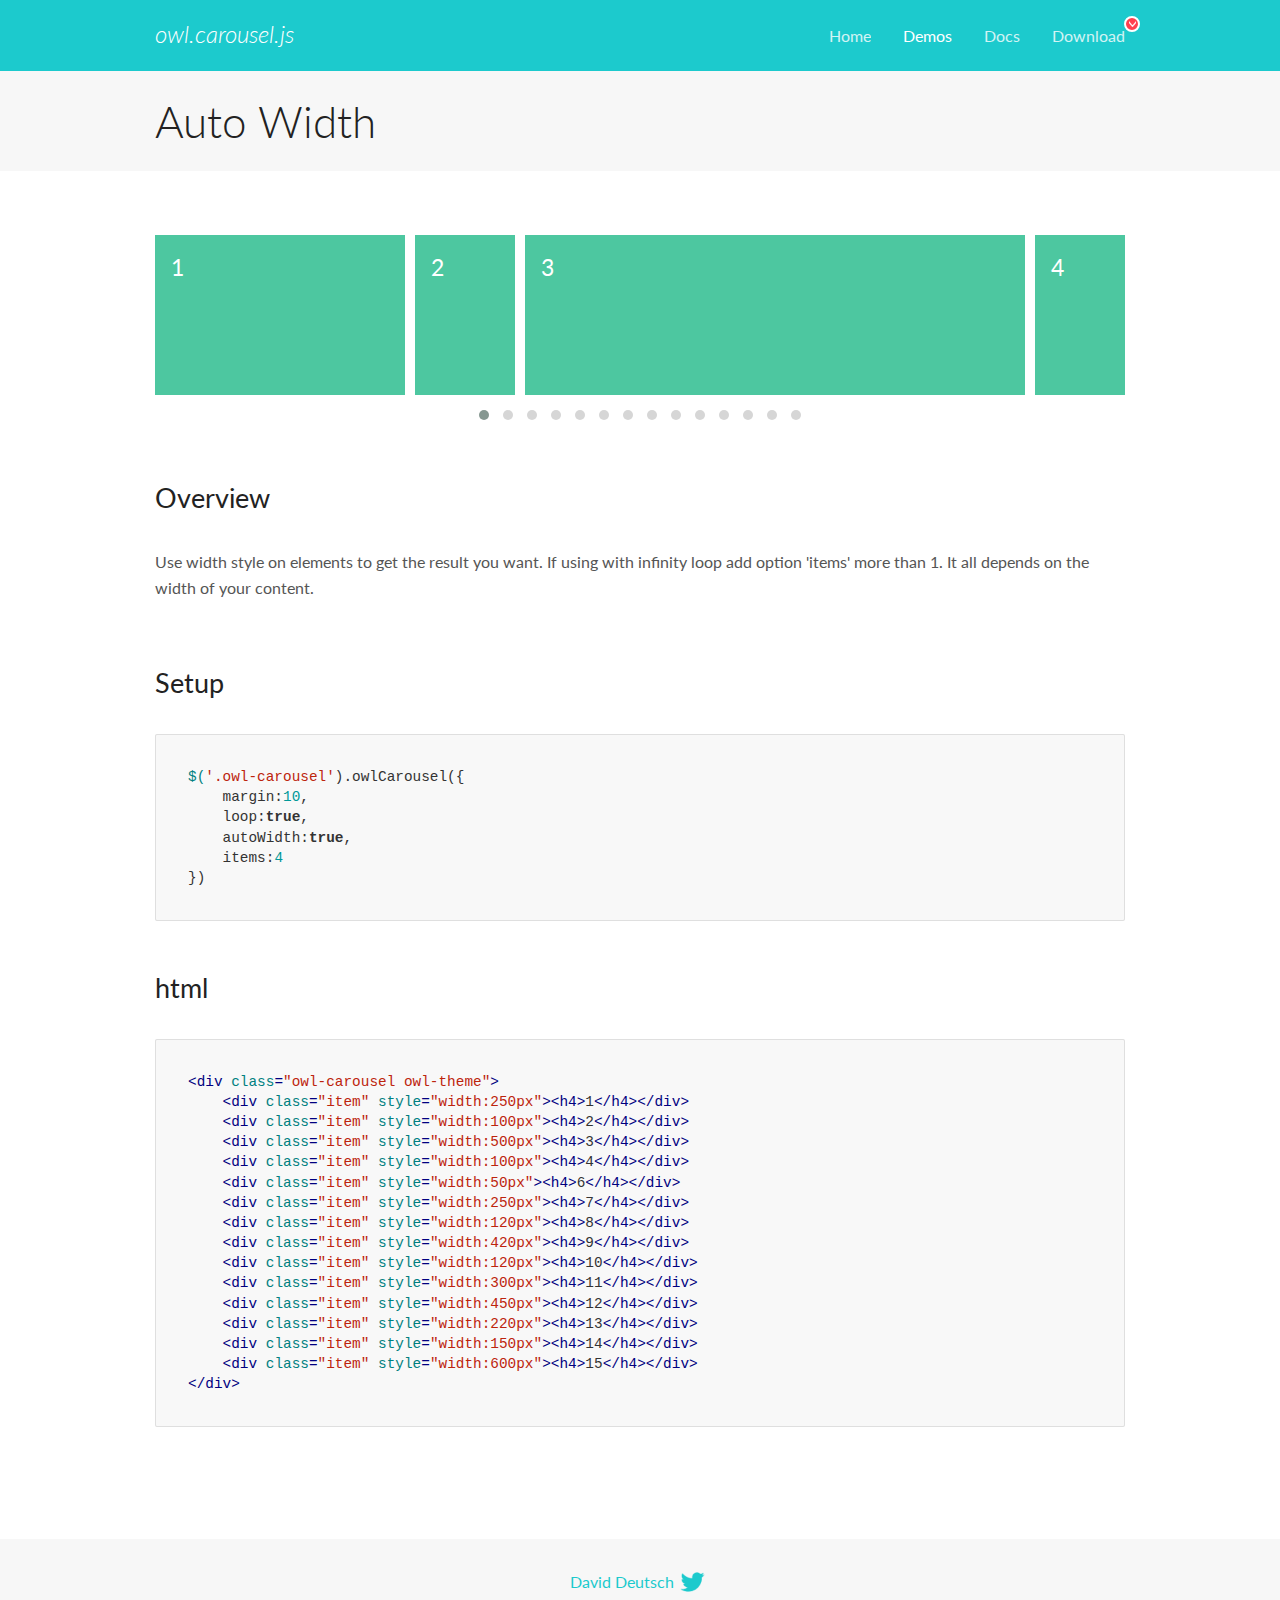
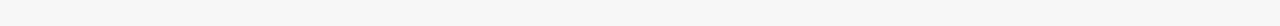
<file: OwlCarousel2-2.2.1/docs/demos/autowidth.html>
<!DOCTYPE html>
<html lang="en">
  <head>

    <!-- head -->
    <meta charset="utf-8">
    <meta name="msapplication-tap-highlight" content="no" />
    <meta name="viewport" content="width=device-width, initial-scale=1.0" />
    <meta name="description" content="Auto Width">
    <meta name="author" content="David Deutsch">
    <title>
      Auto Width Demo | Owl Carousel | 2.2.1
    </title>

    <!-- Stylesheets -->
    <link href='https://fonts.googleapis.com/css?family=Lato:300,400,700,400italic,300italic' rel='stylesheet' type='text/css'>
    <link rel="stylesheet" href="../assets/css/docs.theme.min.css">

    <!-- Owl Stylesheets -->
    <link rel="stylesheet" href="../assets/owlcarousel/assets/owl.carousel.min.css">
    <link rel="stylesheet" href="../assets/owlcarousel/assets/owl.theme.default.min.css">

    <!-- HTML5 shim and Respond.js IE8 support of HTML5 elements and media queries -->

    <!--[if lt IE 9]>
      <script src="https://oss.maxcdn.com/libs/html5shiv/3.7.0/html5shiv.js"></script>
      <script src="https://oss.maxcdn.com/libs/respond.js/1.3.0/respond.min.js"></script>
    <![endif]-->

    <!-- Favicons -->
    <link rel="apple-touch-icon-precomposed" sizes="144x144" href="../assets/ico/apple-touch-icon-144-precomposed.png">
    <link rel="shortcut icon" href="../assets/ico/favicon.png">
    <link rel="shortcut icon" href="favicon.ico">

    <!-- Yeah i know js should not be in header. Its required for demos.-->

    <!-- javascript -->
    <script src="../assets/vendors/jquery.min.js"></script>
    <script src="../assets/owlcarousel/owl.carousel.js"></script>
  </head>
  <body>

    <!-- header -->
    <header class="header">
      <div class="row">
        <div class="large-12 columns">
          <div class="brand left">
            <h3>
              <a href="/OwlCarousel2/">owl.carousel.js</a> 
            </h3>
          </div>
          <a id="toggle-nav" class="right">
            <span></span> <span></span> <span></span> 
          </a> 
          <div class="nav-bar">
            <ul class="clearfix">
              <li> <a href="/OwlCarousel2/index.html">Home</a>  </li>
              <li class="active">
                <a href="/OwlCarousel2/demos/demos.html">Demos</a> 
              </li>
              <li> <a href="/OwlCarousel2/docs/started-welcome.html">Docs</a>  </li>
              <li>
                <a href="https://github.com/OwlCarousel2/OwlCarousel2/archive/2.2.1.zip">Download</a> 
                <span class="download"></span> 
              </li>
            </ul>
          </div>
        </div>
      </div>
    </header>

    <!-- title -->
    <section class="title">
      <div class="row">
        <div class="large-12 columns">
          <h1>Auto Width</h1>
        </div>
      </div>
    </section>

    <!--  Demos -->
    <section id="demos">
      <div class="row">
        <div class="large-12 columns">
          <div class="owl-carousel owl-theme">
            <div class="item" style="width:250px">
              <h4>1</h4>
            </div>
            <div class="item" style="width:100px">
              <h4>2</h4>
            </div>
            <div class="item" style="width:500px">
              <h4>3</h4>
            </div>
            <div class="item" style="width:100px">
              <h4>4</h4>
            </div>
            <div class="item" style="width:50px">
              <h4>6</h4>
            </div>
            <div class="item" style="width:250px">
              <h4>7</h4>
            </div>
            <div class="item" style="width:120px">
              <h4>8</h4>
            </div>
            <div class="item" style="width:420px">
              <h4>9</h4>
            </div>
            <div class="item" style="width:120px">
              <h4>10</h4>
            </div>
            <div class="item" style="width:300px">
              <h4>11</h4>
            </div>
            <div class="item" style="width:450px">
              <h4>12</h4>
            </div>
            <div class="item" style="width:220px">
              <h4>13</h4>
            </div>
            <div class="item" style="width:150px">
              <h4>14</h4>
            </div>
            <div class="item" style="width:600px">
              <h4>15</h4>
            </div>
          </div>
          <h3 id="overview">Overview</h3>
          <p>Use width style on elements to get the result you want. If using with infinity loop add option &#39;items&#39; more than 1. It all depends on the width of your content.</p>
          <h3 id="setup">Setup</h3>
          <pre><code>$(&#39;.owl-carousel&#39;).owlCarousel({
    margin:10,
    loop:true,
    autoWidth:true,
    items:4
})</code></pre>
          <h3 id="html">html</h3>
          <pre><code>&lt;div class=&quot;owl-carousel owl-theme&quot;&gt;
    &lt;div class=&quot;item&quot; style=&quot;width:250px&quot;&gt;&lt;h4&gt;1&lt;/h4&gt;&lt;/div&gt;
    &lt;div class=&quot;item&quot; style=&quot;width:100px&quot;&gt;&lt;h4&gt;2&lt;/h4&gt;&lt;/div&gt;
    &lt;div class=&quot;item&quot; style=&quot;width:500px&quot;&gt;&lt;h4&gt;3&lt;/h4&gt;&lt;/div&gt;
    &lt;div class=&quot;item&quot; style=&quot;width:100px&quot;&gt;&lt;h4&gt;4&lt;/h4&gt;&lt;/div&gt;
    &lt;div class=&quot;item&quot; style=&quot;width:50px&quot;&gt;&lt;h4&gt;6&lt;/h4&gt;&lt;/div&gt;
    &lt;div class=&quot;item&quot; style=&quot;width:250px&quot;&gt;&lt;h4&gt;7&lt;/h4&gt;&lt;/div&gt;
    &lt;div class=&quot;item&quot; style=&quot;width:120px&quot;&gt;&lt;h4&gt;8&lt;/h4&gt;&lt;/div&gt;
    &lt;div class=&quot;item&quot; style=&quot;width:420px&quot;&gt;&lt;h4&gt;9&lt;/h4&gt;&lt;/div&gt;
    &lt;div class=&quot;item&quot; style=&quot;width:120px&quot;&gt;&lt;h4&gt;10&lt;/h4&gt;&lt;/div&gt;
    &lt;div class=&quot;item&quot; style=&quot;width:300px&quot;&gt;&lt;h4&gt;11&lt;/h4&gt;&lt;/div&gt;
    &lt;div class=&quot;item&quot; style=&quot;width:450px&quot;&gt;&lt;h4&gt;12&lt;/h4&gt;&lt;/div&gt;
    &lt;div class=&quot;item&quot; style=&quot;width:220px&quot;&gt;&lt;h4&gt;13&lt;/h4&gt;&lt;/div&gt;
    &lt;div class=&quot;item&quot; style=&quot;width:150px&quot;&gt;&lt;h4&gt;14&lt;/h4&gt;&lt;/div&gt;
    &lt;div class=&quot;item&quot; style=&quot;width:600px&quot;&gt;&lt;h4&gt;15&lt;/h4&gt;&lt;/div&gt;
&lt;/div&gt;</code></pre>
          <script>
            $(document).ready(function() {
              $('.owl-carousel').owlCarousel({
                margin: 10,
                loop: true,
                autoWidth: true,
                items: 4
              })
            })
          </script>
        </div>
      </div>
    </section>

    <!-- footer -->
    <footer class="footer">
      <div class="row">
        <div class="large-12 columns">
          <h5>
            <a href="/OwlCarousel2/docs/support-contact.html">David Deutsch</a> 
            <a id="custom-tweet-button" href="https://twitter.com/share?url=https://github.com/OwlCarousel2/OwlCarousel2&text=Owl Carousel - This is so awesome! " target="_blank"></a> 
          </h5>
        </div>
      </div>
    </footer>

    <!-- vendors -->
    <script src="../assets/vendors/highlight.js"></script>
    <script src="../assets/js/app.js"></script>
  </body>
</html>
</file>
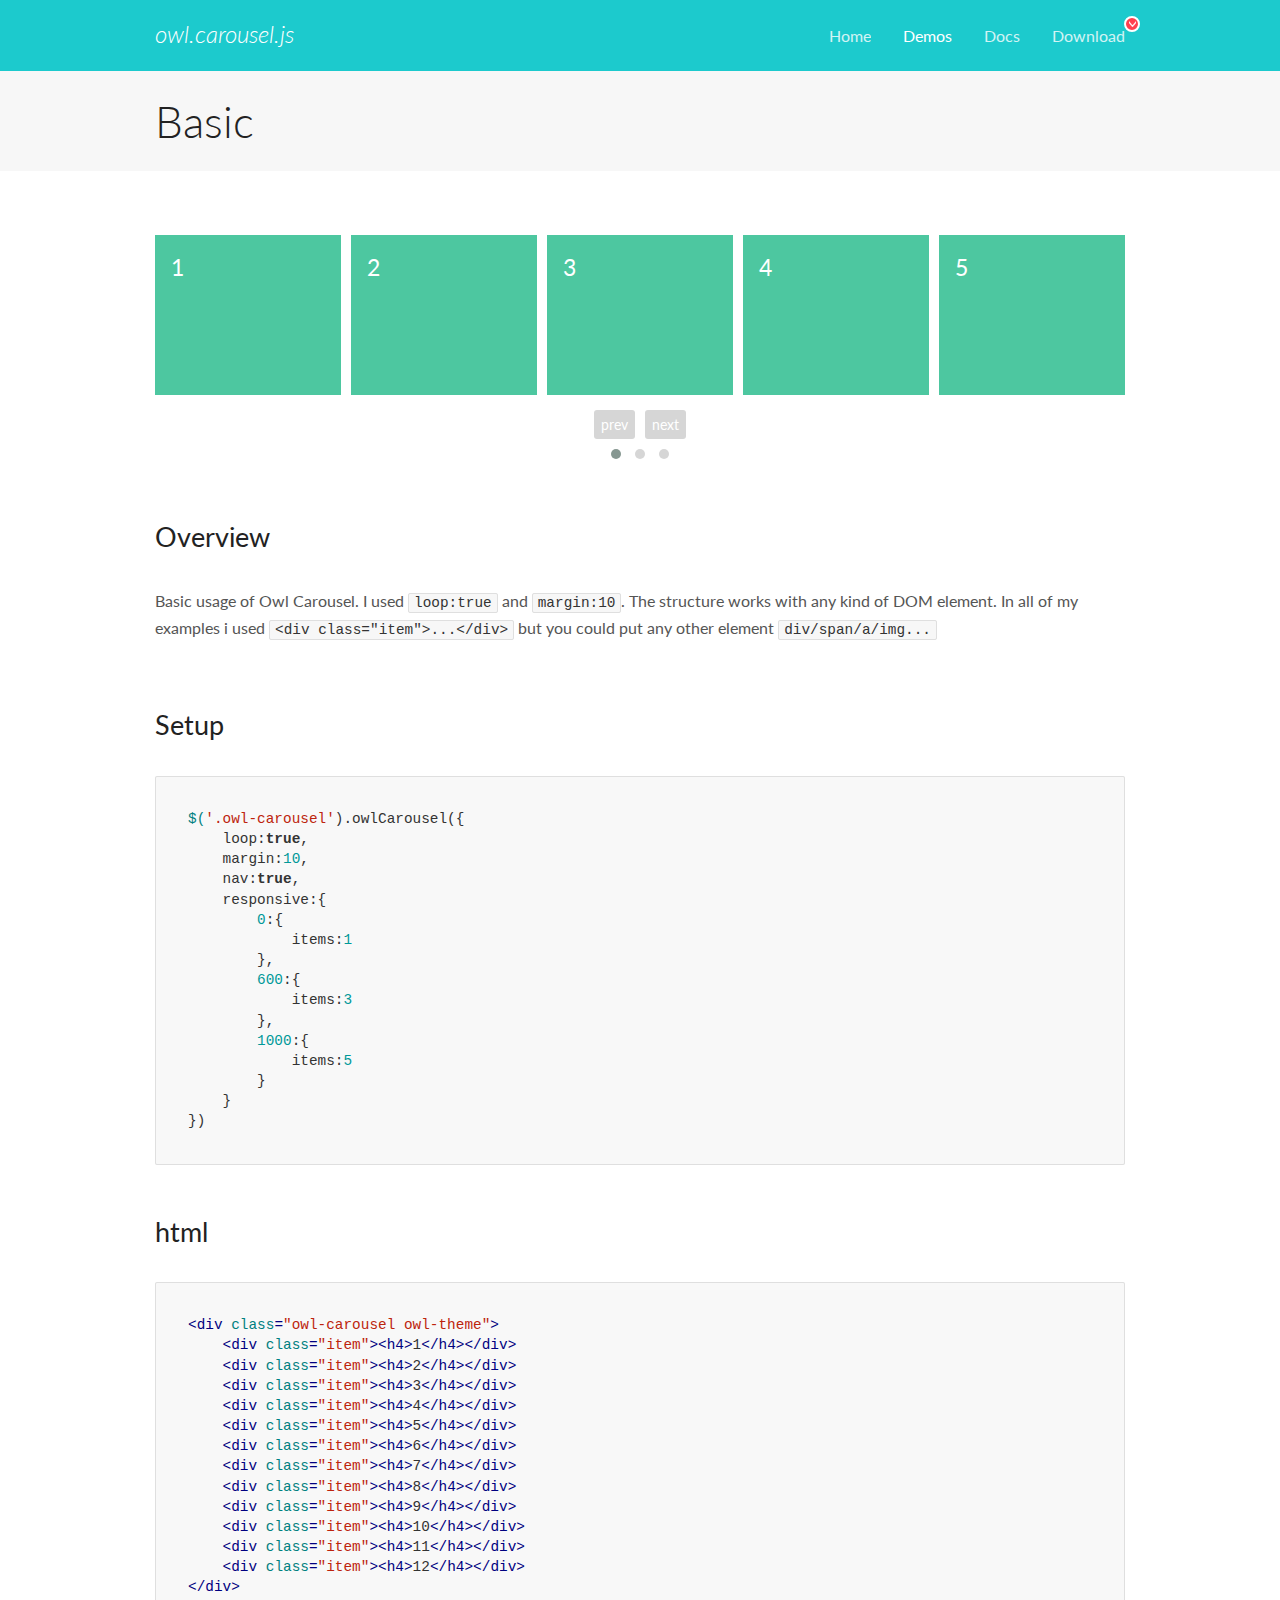
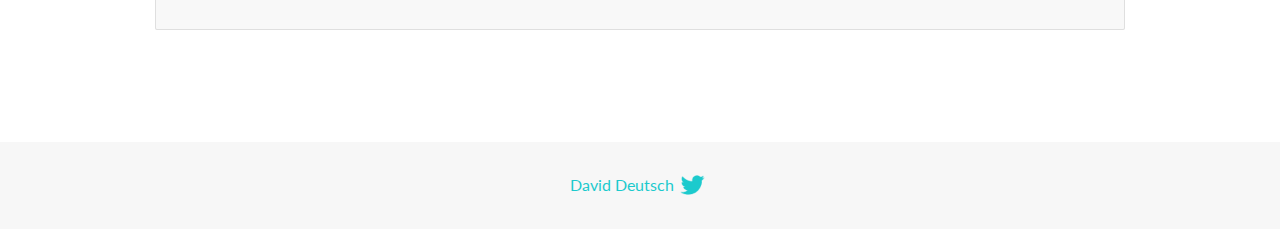
<file: OwlCarousel2-2.2.1/docs/demos/basic.html>
<!DOCTYPE html>
<html lang="en">
  <head>

    <!-- head -->
    <meta charset="utf-8">
    <meta name="msapplication-tap-highlight" content="no" />
    <meta name="viewport" content="width=device-width, initial-scale=1.0" />
    <meta name="description" content="Basic usage demo">
    <meta name="author" content="David Deutsch">
    <title>
      Basic Demo | Owl Carousel | 2.2.1
    </title>

    <!-- Stylesheets -->
    <link href='https://fonts.googleapis.com/css?family=Lato:300,400,700,400italic,300italic' rel='stylesheet' type='text/css'>
    <link rel="stylesheet" href="../assets/css/docs.theme.min.css">

    <!-- Owl Stylesheets -->
    <link rel="stylesheet" href="../assets/owlcarousel/assets/owl.carousel.min.css">
    <link rel="stylesheet" href="../assets/owlcarousel/assets/owl.theme.default.min.css">

    <!-- HTML5 shim and Respond.js IE8 support of HTML5 elements and media queries -->

    <!--[if lt IE 9]>
      <script src="https://oss.maxcdn.com/libs/html5shiv/3.7.0/html5shiv.js"></script>
      <script src="https://oss.maxcdn.com/libs/respond.js/1.3.0/respond.min.js"></script>
    <![endif]-->

    <!-- Favicons -->
    <link rel="apple-touch-icon-precomposed" sizes="144x144" href="../assets/ico/apple-touch-icon-144-precomposed.png">
    <link rel="shortcut icon" href="../assets/ico/favicon.png">
    <link rel="shortcut icon" href="favicon.ico">

    <!-- Yeah i know js should not be in header. Its required for demos.-->

    <!-- javascript -->
    <script src="../assets/vendors/jquery.min.js"></script>
    <script src="../assets/owlcarousel/owl.carousel.js"></script>
  </head>
  <body>

    <!-- header -->
    <header class="header">
      <div class="row">
        <div class="large-12 columns">
          <div class="brand left">
            <h3>
              <a href="/OwlCarousel2/">owl.carousel.js</a> 
            </h3>
          </div>
          <a id="toggle-nav" class="right">
            <span></span> <span></span> <span></span> 
          </a> 
          <div class="nav-bar">
            <ul class="clearfix">
              <li> <a href="/OwlCarousel2/index.html">Home</a>  </li>
              <li class="active">
                <a href="/OwlCarousel2/demos/demos.html">Demos</a> 
              </li>
              <li> <a href="/OwlCarousel2/docs/started-welcome.html">Docs</a>  </li>
              <li>
                <a href="https://github.com/OwlCarousel2/OwlCarousel2/archive/2.2.1.zip">Download</a> 
                <span class="download"></span> 
              </li>
            </ul>
          </div>
        </div>
      </div>
    </header>

    <!-- title -->
    <section class="title">
      <div class="row">
        <div class="large-12 columns">
          <h1>Basic</h1>
        </div>
      </div>
    </section>

    <!--  Demos -->
    <section id="demos">
      <div class="row">
        <div class="large-12 columns">
          <div class="owl-carousel owl-theme">
            <div class="item">
              <h4>1</h4>
            </div>
            <div class="item">
              <h4>2</h4>
            </div>
            <div class="item">
              <h4>3</h4>
            </div>
            <div class="item">
              <h4>4</h4>
            </div>
            <div class="item">
              <h4>5</h4>
            </div>
            <div class="item">
              <h4>6</h4>
            </div>
            <div class="item">
              <h4>7</h4>
            </div>
            <div class="item">
              <h4>8</h4>
            </div>
            <div class="item">
              <h4>9</h4>
            </div>
            <div class="item">
              <h4>10</h4>
            </div>
            <div class="item">
              <h4>11</h4>
            </div>
            <div class="item">
              <h4>12</h4>
            </div>
          </div>
          <h3 id="overview">Overview</h3>
          <p>Basic usage of Owl Carousel. I used <code>loop:true</code> and <code>margin:10</code>. The structure works with any kind of DOM element. In all of my examples i used <code>&lt;div class=&quot;item&quot;&gt;...&lt;/div&gt;</code> but you could
            put any other element <code>div/span/a/img...</code></p>
          <h3 id="setup">Setup</h3>
          <pre><code>$(&#39;.owl-carousel&#39;).owlCarousel({
    loop:true,
    margin:10,
    nav:true,
    responsive:{
        0:{
            items:1
        },
        600:{
            items:3
        },
        1000:{
            items:5
        }
    }
})</code></pre>
          <h3 id="html">html</h3>
          <pre><code>&lt;div class=&quot;owl-carousel owl-theme&quot;&gt;
    &lt;div class=&quot;item&quot;&gt;&lt;h4&gt;1&lt;/h4&gt;&lt;/div&gt;
    &lt;div class=&quot;item&quot;&gt;&lt;h4&gt;2&lt;/h4&gt;&lt;/div&gt;
    &lt;div class=&quot;item&quot;&gt;&lt;h4&gt;3&lt;/h4&gt;&lt;/div&gt;
    &lt;div class=&quot;item&quot;&gt;&lt;h4&gt;4&lt;/h4&gt;&lt;/div&gt;
    &lt;div class=&quot;item&quot;&gt;&lt;h4&gt;5&lt;/h4&gt;&lt;/div&gt;
    &lt;div class=&quot;item&quot;&gt;&lt;h4&gt;6&lt;/h4&gt;&lt;/div&gt;
    &lt;div class=&quot;item&quot;&gt;&lt;h4&gt;7&lt;/h4&gt;&lt;/div&gt;
    &lt;div class=&quot;item&quot;&gt;&lt;h4&gt;8&lt;/h4&gt;&lt;/div&gt;
    &lt;div class=&quot;item&quot;&gt;&lt;h4&gt;9&lt;/h4&gt;&lt;/div&gt;
    &lt;div class=&quot;item&quot;&gt;&lt;h4&gt;10&lt;/h4&gt;&lt;/div&gt;
    &lt;div class=&quot;item&quot;&gt;&lt;h4&gt;11&lt;/h4&gt;&lt;/div&gt;
    &lt;div class=&quot;item&quot;&gt;&lt;h4&gt;12&lt;/h4&gt;&lt;/div&gt;
&lt;/div&gt;</code></pre>
          <script>
            $(document).ready(function() {
              var owl = $('.owl-carousel');
              owl.owlCarousel({
                margin: 10,
                nav: true,
                loop: true,
                responsive: {
                  0: {
                    items: 1
                  },
                  600: {
                    items: 3
                  },
                  1000: {
                    items: 5
                  }
                }
              })
            })
          </script>
        </div>
      </div>
    </section>

    <!-- footer -->
    <footer class="footer">
      <div class="row">
        <div class="large-12 columns">
          <h5>
            <a href="/OwlCarousel2/docs/support-contact.html">David Deutsch</a> 
            <a id="custom-tweet-button" href="https://twitter.com/share?url=https://github.com/OwlCarousel2/OwlCarousel2&text=Owl Carousel - This is so awesome! " target="_blank"></a> 
          </h5>
        </div>
      </div>
    </footer>

    <!-- vendors -->
    <script src="../assets/vendors/highlight.js"></script>
    <script src="../assets/js/app.js"></script>
  </body>
</html>
</file>
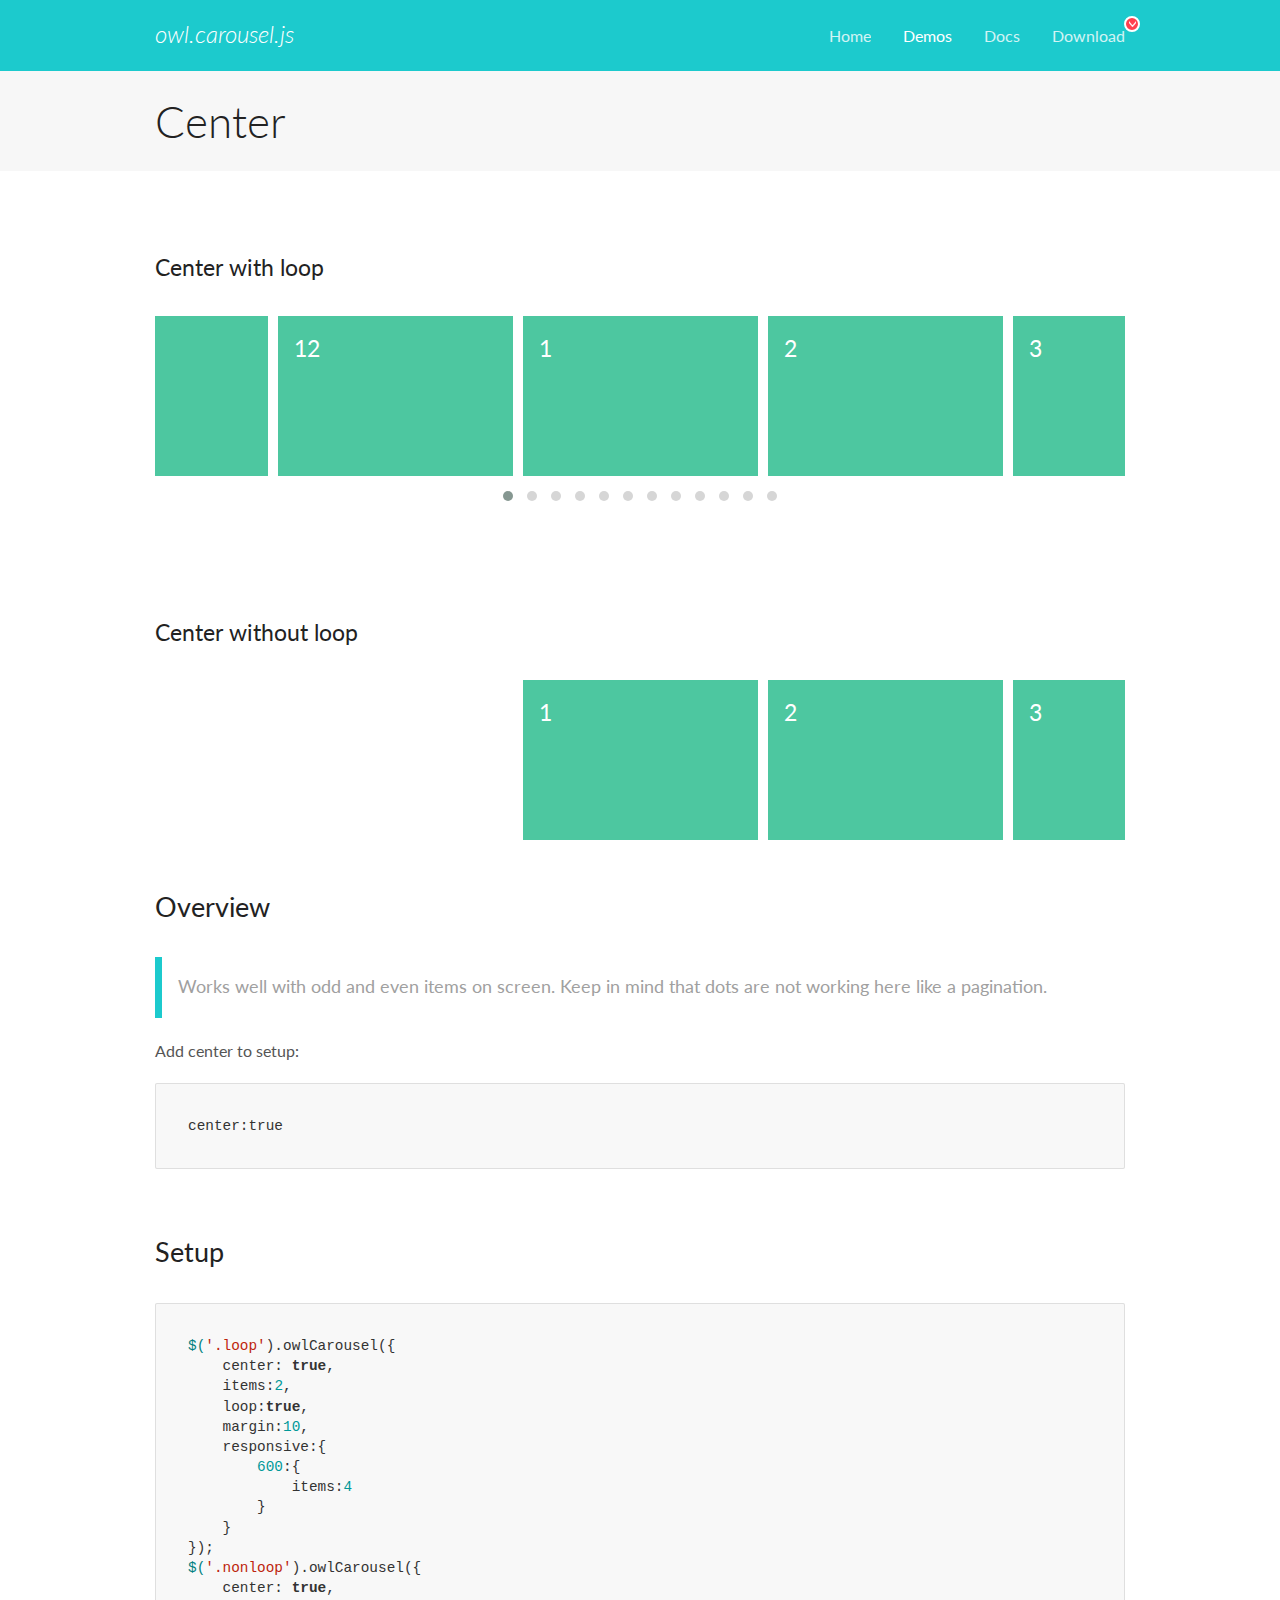
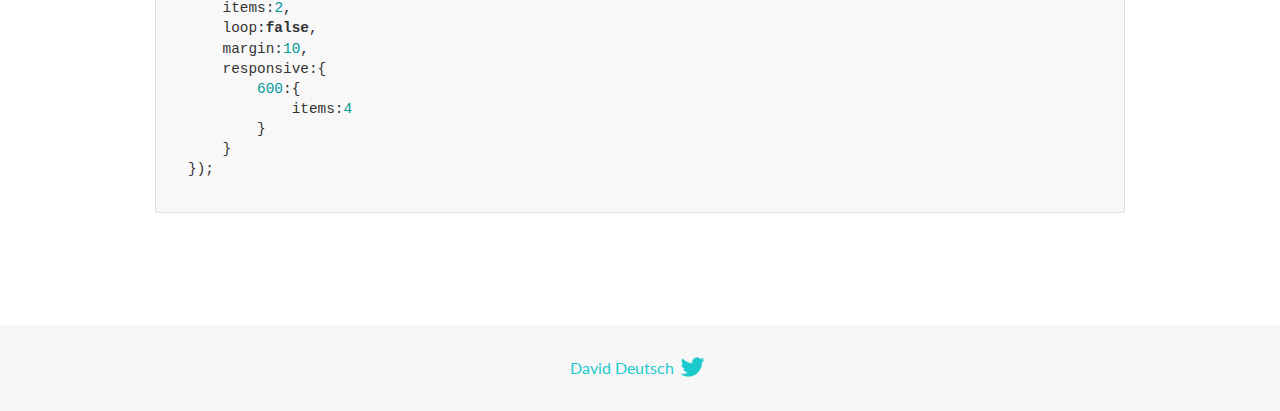
<file: OwlCarousel2-2.2.1/docs/demos/center.html>
<!DOCTYPE html>
<html lang="en">
  <head>

    <!-- head -->
    <meta charset="utf-8">
    <meta name="msapplication-tap-highlight" content="no" />
    <meta name="viewport" content="width=device-width, initial-scale=1.0" />
    <meta name="description" content="Center carousel">
    <meta name="author" content="David Deutsch">
    <title>
      Center Demo | Owl Carousel | 2.2.1
    </title>

    <!-- Stylesheets -->
    <link href='https://fonts.googleapis.com/css?family=Lato:300,400,700,400italic,300italic' rel='stylesheet' type='text/css'>
    <link rel="stylesheet" href="../assets/css/docs.theme.min.css">

    <!-- Owl Stylesheets -->
    <link rel="stylesheet" href="../assets/owlcarousel/assets/owl.carousel.min.css">
    <link rel="stylesheet" href="../assets/owlcarousel/assets/owl.theme.default.min.css">

    <!-- HTML5 shim and Respond.js IE8 support of HTML5 elements and media queries -->

    <!--[if lt IE 9]>
      <script src="https://oss.maxcdn.com/libs/html5shiv/3.7.0/html5shiv.js"></script>
      <script src="https://oss.maxcdn.com/libs/respond.js/1.3.0/respond.min.js"></script>
    <![endif]-->

    <!-- Favicons -->
    <link rel="apple-touch-icon-precomposed" sizes="144x144" href="../assets/ico/apple-touch-icon-144-precomposed.png">
    <link rel="shortcut icon" href="../assets/ico/favicon.png">
    <link rel="shortcut icon" href="favicon.ico">

    <!-- Yeah i know js should not be in header. Its required for demos.-->

    <!-- javascript -->
    <script src="../assets/vendors/jquery.min.js"></script>
    <script src="../assets/owlcarousel/owl.carousel.js"></script>
  </head>
  <body>

    <!-- header -->
    <header class="header">
      <div class="row">
        <div class="large-12 columns">
          <div class="brand left">
            <h3>
              <a href="/OwlCarousel2/">owl.carousel.js</a> 
            </h3>
          </div>
          <a id="toggle-nav" class="right">
            <span></span> <span></span> <span></span> 
          </a> 
          <div class="nav-bar">
            <ul class="clearfix">
              <li> <a href="/OwlCarousel2/index.html">Home</a>  </li>
              <li class="active">
                <a href="/OwlCarousel2/demos/demos.html">Demos</a> 
              </li>
              <li> <a href="/OwlCarousel2/docs/started-welcome.html">Docs</a>  </li>
              <li>
                <a href="https://github.com/OwlCarousel2/OwlCarousel2/archive/2.2.1.zip">Download</a> 
                <span class="download"></span> 
              </li>
            </ul>
          </div>
        </div>
      </div>
    </header>

    <!-- title -->
    <section class="title">
      <div class="row">
        <div class="large-12 columns">
          <h1>Center</h1>
        </div>
      </div>
    </section>

    <!--  Demos -->
    <section id="demos">
      <div class="row">
        <div class="large-12 columns">
          <h4 id="center-with-loop">Center with loop</h4>
          <div class="loop owl-carousel owl-theme">
            <div class="item">
              <h4>1</h4>
            </div>
            <div class="item">
              <h4>2</h4>
            </div>
            <div class="item">
              <h4>3</h4>
            </div>
            <div class="item">
              <h4>4</h4>
            </div>
            <div class="item">
              <h4>5</h4>
            </div>
            <div class="item">
              <h4>6</h4>
            </div>
            <div class="item">
              <h4>7</h4>
            </div>
            <div class="item">
              <h4>8</h4>
            </div>
            <div class="item">
              <h4>9</h4>
            </div>
            <div class="item">
              <h4>10</h4>
            </div>
            <div class="item">
              <h4>11</h4>
            </div>
            <div class="item">
              <h4>12</h4>
            </div>
          </div>
          <br>
          <h4 id="center-without-loop">Center without loop</h4>
          <div class="nonloop owl-carousel">
            <div class="item">
              <h4>1</h4>
            </div>
            <div class="item">
              <h4>2</h4>
            </div>
            <div class="item">
              <h4>3</h4>
            </div>
            <div class="item">
              <h4>4</h4>
            </div>
            <div class="item">
              <h4>5</h4>
            </div>
            <div class="item">
              <h4>6</h4>
            </div>
            <div class="item">
              <h4>7</h4>
            </div>
            <div class="item">
              <h4>8</h4>
            </div>
            <div class="item">
              <h4>9</h4>
            </div>
            <div class="item">
              <h4>10</h4>
            </div>
            <div class="item">
              <h4>11</h4>
            </div>
            <div class="item">
              <h4>12</h4>
            </div>
          </div>
          <h3 id="overview">Overview</h3>
          <blockquote>
            <p>Works well with odd and even items on screen. Keep in mind that dots are not working here like a pagination.</p>
          </blockquote>
          <p>Add center to setup:</p>
          <pre><code>center:true</code></pre>
          <h3 id="setup">Setup</h3>
          <pre><code>$(&#39;.loop&#39;).owlCarousel({
    center: true,
    items:2,
    loop:true,
    margin:10,
    responsive:{
        600:{
            items:4
        }
    }
});
$(&#39;.nonloop&#39;).owlCarousel({
    center: true,
    items:2,
    loop:false,
    margin:10,
    responsive:{
        600:{
            items:4
        }
    }
});</code></pre>
          <script>
            jQuery(document).ready(function($) {
              $('.loop').owlCarousel({
                center: true,
                items: 2,
                loop: true,
                margin: 10,
                responsive: {
                  600: {
                    items: 4
                  }
                }
              });
              $('.nonloop').owlCarousel({
                center: true,
                items: 2,
                loop: false,
                margin: 10,
                responsive: {
                  600: {
                    items: 4
                  }
                }
              });
            });
          </script>
        </div>
      </div>
    </section>

    <!-- footer -->
    <footer class="footer">
      <div class="row">
        <div class="large-12 columns">
          <h5>
            <a href="/OwlCarousel2/docs/support-contact.html">David Deutsch</a> 
            <a id="custom-tweet-button" href="https://twitter.com/share?url=https://github.com/OwlCarousel2/OwlCarousel2&text=Owl Carousel - This is so awesome! " target="_blank"></a> 
          </h5>
        </div>
      </div>
    </footer>

    <!-- vendors -->
    <script src="../assets/vendors/highlight.js"></script>
    <script src="../assets/js/app.js"></script>
  </body>
</html>
</file>
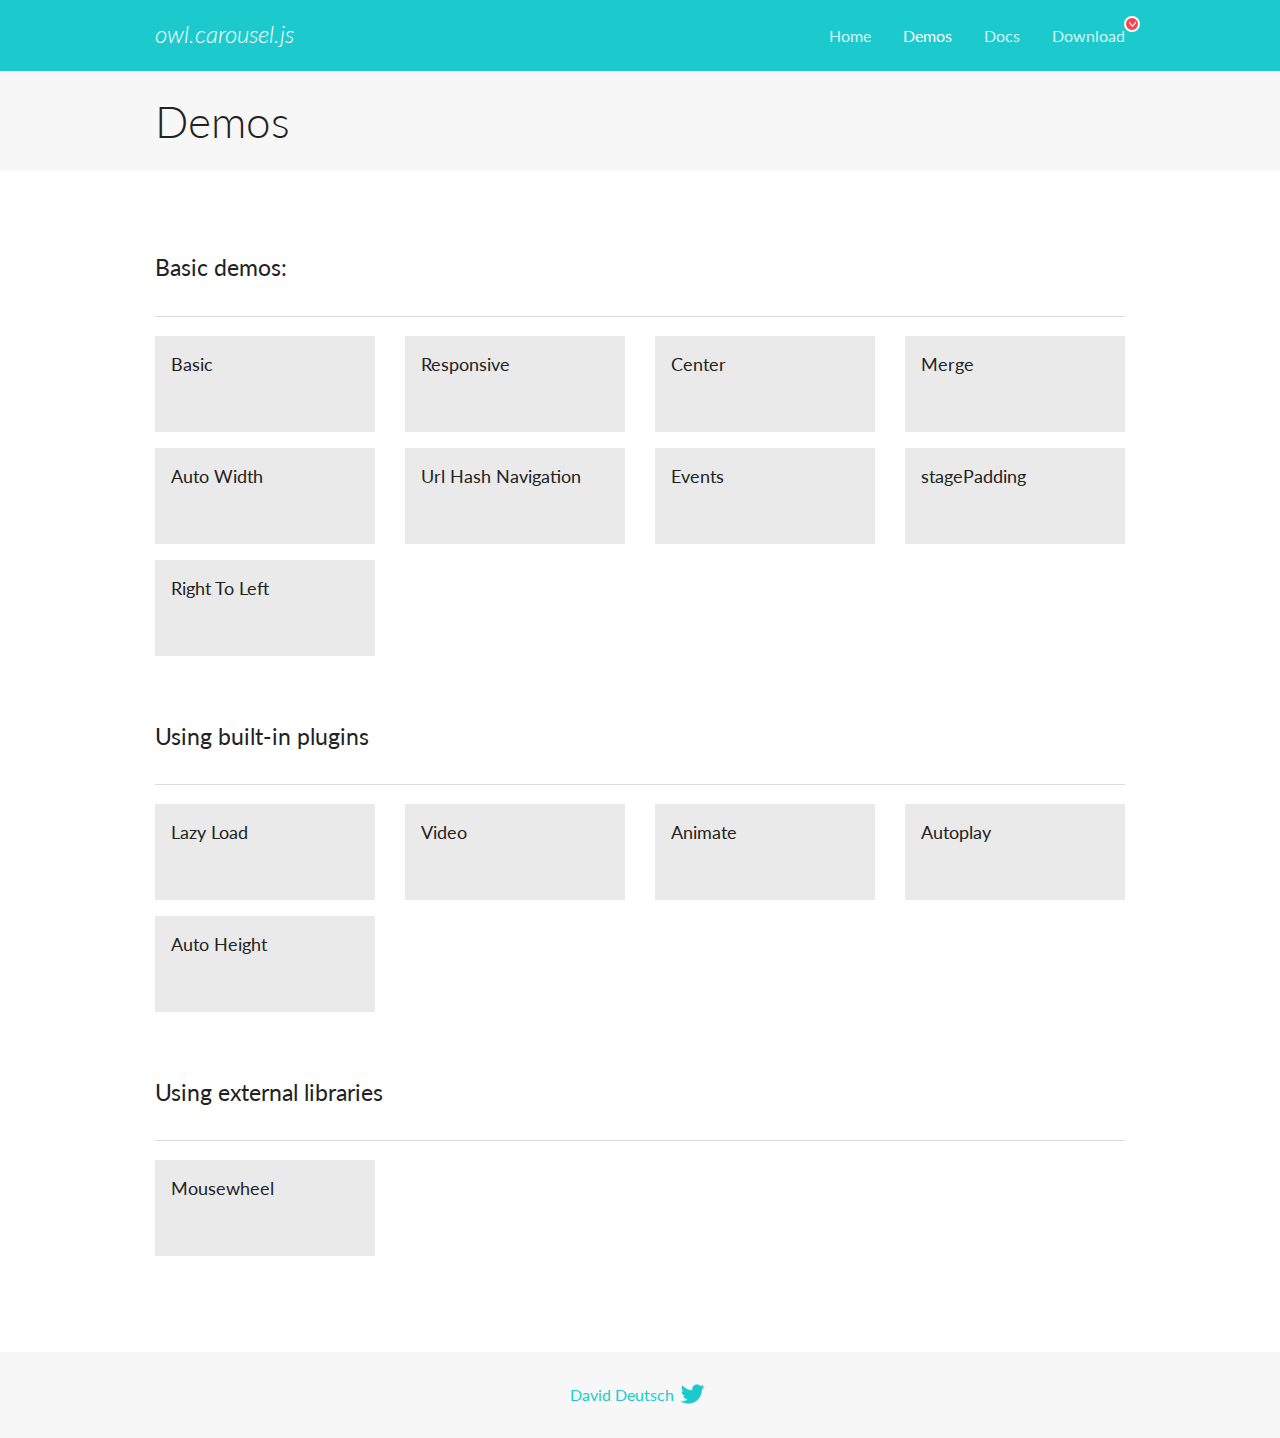
<file: OwlCarousel2-2.2.1/docs/demos/demos.html>
<!DOCTYPE html>
<html lang="en">
  <head>

    <!-- head -->
    <meta charset="utf-8">
    <meta name="msapplication-tap-highlight" content="no" />
    <meta name="viewport" content="width=device-width, initial-scale=1.0" />
    <meta name="description" content="A list of Owl Carousel examples.">
    <meta name="author" content="David Deutsch">
    <title>
      Demos | Owl Carousel | 2.2.1
    </title>

    <!-- Stylesheets -->
    <link href='https://fonts.googleapis.com/css?family=Lato:300,400,700,400italic,300italic' rel='stylesheet' type='text/css'>
    <link rel="stylesheet" href="../assets/css/docs.theme.min.css">

    <!-- Owl Stylesheets -->
    <link rel="stylesheet" href="../assets/owlcarousel/assets/owl.carousel.min.css">
    <link rel="stylesheet" href="../assets/owlcarousel/assets/owl.theme.default.min.css">

    <!-- HTML5 shim and Respond.js IE8 support of HTML5 elements and media queries -->

    <!--[if lt IE 9]>
      <script src="https://oss.maxcdn.com/libs/html5shiv/3.7.0/html5shiv.js"></script>
      <script src="https://oss.maxcdn.com/libs/respond.js/1.3.0/respond.min.js"></script>
    <![endif]-->

    <!-- Favicons -->
    <link rel="apple-touch-icon-precomposed" sizes="144x144" href="../assets/ico/apple-touch-icon-144-precomposed.png">
    <link rel="shortcut icon" href="../assets/ico/favicon.png">
    <link rel="shortcut icon" href="favicon.ico">

    <!-- Yeah i know js should not be in header. Its required for demos.-->

    <!-- javascript -->
    <script src="../assets/vendors/jquery.min.js"></script>
    <script src="../assets/owlcarousel/owl.carousel.js"></script>
  </head>
  <body>

    <!-- header -->
    <header class="header">
      <div class="row">
        <div class="large-12 columns">
          <div class="brand left">
            <h3>
              <a href="/OwlCarousel2/">owl.carousel.js</a> 
            </h3>
          </div>
          <a id="toggle-nav" class="right">
            <span></span> <span></span> <span></span> 
          </a> 
          <div class="nav-bar">
            <ul class="clearfix">
              <li> <a href="/OwlCarousel2/index.html">Home</a>  </li>
              <li class="active">
                <a href="/OwlCarousel2/demos/demos.html">Demos</a> 
              </li>
              <li> <a href="/OwlCarousel2/docs/started-welcome.html">Docs</a>  </li>
              <li>
                <a href="https://github.com/OwlCarousel2/OwlCarousel2/archive/2.2.1.zip">Download</a> 
                <span class="download"></span> 
              </li>
            </ul>
          </div>
        </div>
      </div>
    </header>

    <!-- title -->
    <section class="title">
      <div class="row">
        <div class="large-12 columns">
          <h1>Demos</h1>
        </div>
      </div>
    </section>

    <!--  Demos -->
    <section id="demos">
      <div class="row">
        <div class="large-12 columns">
          <h4 id="basic-demos-">Basic demos:</h4>
          <hr>
          <div class="demo-list">
            <div class="row">
              <div class="small-6 medium-4 large-3 columns">
                <a href="basic.html" class="demo-block">
                  <h5>Basic </h5>
                </a> 
              </div>
              <div class="small-6 medium-4 large-3 columns">
                <a href="responsive.html" class="demo-block">
                  <h5>Responsive </h5>
                </a> 
              </div>
              <div class="small-6 medium-4 large-3 columns">
                <a href="center.html" class="demo-block">
                  <h5>Center </h5>
                </a> 
              </div>
              <div class="small-6 medium-4 large-3 columns">
                <a href="merge.html" class="demo-block">
                  <h5>Merge </h5>
                </a> 
              </div>
              <div class="small-6 medium-4 large-3 columns">
                <a href="autowidth.html" class="demo-block">
                  <h5>Auto Width </h5>
                </a> 
              </div>
              <div class="small-6 medium-4 large-3 columns">
                <a href="urlhashnav.html" class="demo-block">
                  <h5>Url Hash Navigation </h5>
                </a> 
              </div>
              <div class="small-6 medium-4 large-3 columns">
                <a href="events.html" class="demo-block">
                  <h5>Events </h5>
                </a> 
              </div>
              <div class="small-6 medium-4 large-3 columns">
                <a href="stagepadding.html" class="demo-block">
                  <h5>stagePadding </h5>
                </a> 
              </div>
              <div class="small-6 medium-4 large-3 columns">
                <a href="rtl.html" class="demo-block">
                  <h5>Right To Left </h5>
                </a> 
              </div>
            </div>
          </div>
          <h4 id="using-built-in-plugins">Using built-in plugins</h4>
          <hr>
          <div class="demo-list">
            <div class="row">
              <div class="small-6 medium-4 large-3 columns">
                <a href="lazyLoad.html" class="demo-block">
                  <h5>Lazy Load </h5>
                </a> 
              </div>
              <div class="small-6 medium-4 large-3 columns">
                <a href="video.html" class="demo-block">
                  <h5>Video </h5>
                </a> 
              </div>
              <div class="small-6 medium-4 large-3 columns">
                <a href="animate.html" class="demo-block">
                  <h5>Animate </h5>
                </a> 
              </div>
              <div class="small-6 medium-4 large-3 columns">
                <a href="autoplay.html" class="demo-block">
                  <h5>Autoplay </h5>
                </a> 
              </div>
              <div class="small-6 medium-4 large-3 columns">
                <a href="autoheight.html" class="demo-block">
                  <h5>Auto Height </h5>
                </a> 
              </div>
            </div>
          </div>
          <h4 id="using-external-libraries">Using external libraries</h4>
          <hr>
          <div class="demo-list">
            <div class="row">
              <div class="small-6 medium-4 large-3 columns">
                <a href="mousewheel.html" class="demo-block">
                  <h5>Mousewheel </h5>
                </a> 
              </div>
            </div>
          </div>
        </div>
      </div>
    </section>

    <!-- footer -->
    <footer class="footer">
      <div class="row">
        <div class="large-12 columns">
          <h5>
            <a href="/OwlCarousel2/docs/support-contact.html">David Deutsch</a> 
            <a id="custom-tweet-button" href="https://twitter.com/share?url=https://github.com/OwlCarousel2/OwlCarousel2&text=Owl Carousel - This is so awesome! " target="_blank"></a> 
          </h5>
        </div>
      </div>
    </footer>

    <!-- vendors -->
    <script src="../assets/vendors/highlight.js"></script>
    <script src="../assets/js/app.js"></script>
  </body>
</html>
</file>
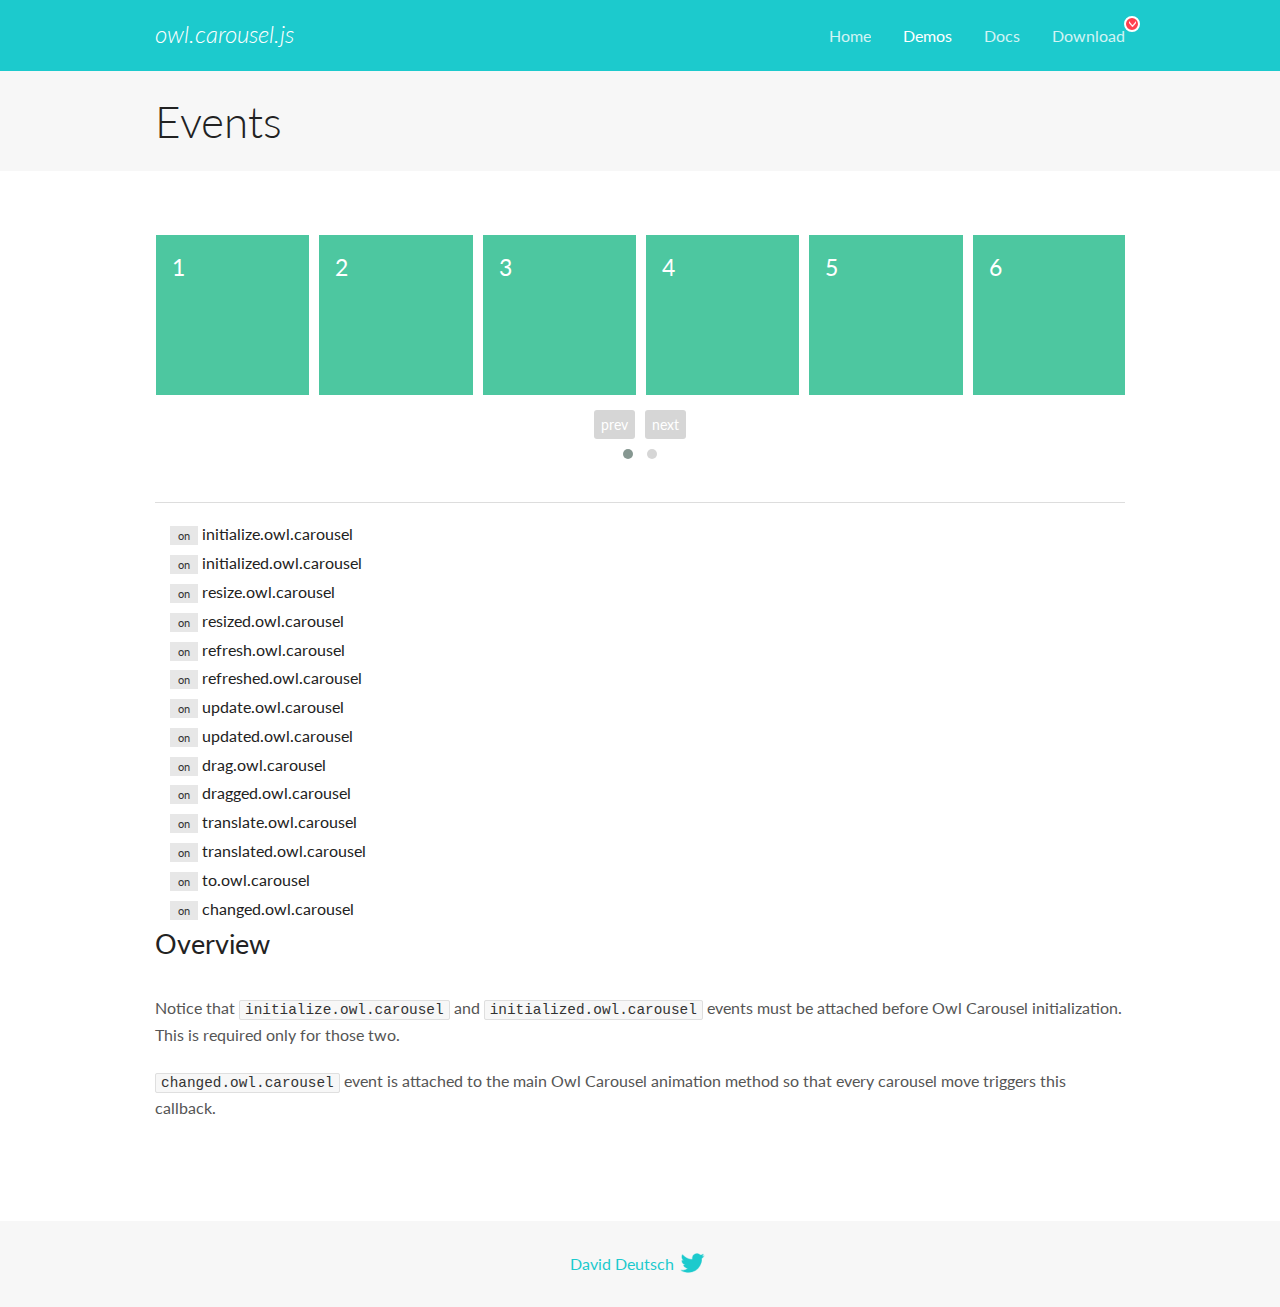
<file: OwlCarousel2-2.2.1/docs/demos/events.html>
<!DOCTYPE html>
<html lang="en">
  <head>

    <!-- head -->
    <meta charset="utf-8">
    <meta name="msapplication-tap-highlight" content="no" />
    <meta name="viewport" content="width=device-width, initial-scale=1.0" />
    <meta name="description" content="Events usage demo">
    <meta name="author" content="David Deutsch">
    <title>
      Events Demo | Owl Carousel | 2.2.1
    </title>

    <!-- Stylesheets -->
    <link href='https://fonts.googleapis.com/css?family=Lato:300,400,700,400italic,300italic' rel='stylesheet' type='text/css'>
    <link rel="stylesheet" href="../assets/css/docs.theme.min.css">

    <!-- Owl Stylesheets -->
    <link rel="stylesheet" href="../assets/owlcarousel/assets/owl.carousel.min.css">
    <link rel="stylesheet" href="../assets/owlcarousel/assets/owl.theme.default.min.css">

    <!-- HTML5 shim and Respond.js IE8 support of HTML5 elements and media queries -->

    <!--[if lt IE 9]>
      <script src="https://oss.maxcdn.com/libs/html5shiv/3.7.0/html5shiv.js"></script>
      <script src="https://oss.maxcdn.com/libs/respond.js/1.3.0/respond.min.js"></script>
    <![endif]-->

    <!-- Favicons -->
    <link rel="apple-touch-icon-precomposed" sizes="144x144" href="../assets/ico/apple-touch-icon-144-precomposed.png">
    <link rel="shortcut icon" href="../assets/ico/favicon.png">
    <link rel="shortcut icon" href="favicon.ico">

    <!-- Yeah i know js should not be in header. Its required for demos.-->

    <!-- javascript -->
    <script src="../assets/vendors/jquery.min.js"></script>
    <script src="../assets/owlcarousel/owl.carousel.js"></script>
  </head>
  <body>

    <!-- header -->
    <header class="header">
      <div class="row">
        <div class="large-12 columns">
          <div class="brand left">
            <h3>
              <a href="/OwlCarousel2/">owl.carousel.js</a> 
            </h3>
          </div>
          <a id="toggle-nav" class="right">
            <span></span> <span></span> <span></span> 
          </a> 
          <div class="nav-bar">
            <ul class="clearfix">
              <li> <a href="/OwlCarousel2/index.html">Home</a>  </li>
              <li class="active">
                <a href="/OwlCarousel2/demos/demos.html">Demos</a> 
              </li>
              <li> <a href="/OwlCarousel2/docs/started-welcome.html">Docs</a>  </li>
              <li>
                <a href="https://github.com/OwlCarousel2/OwlCarousel2/archive/2.2.1.zip">Download</a> 
                <span class="download"></span> 
              </li>
            </ul>
          </div>
        </div>
      </div>
    </header>

    <!-- title -->
    <section class="title">
      <div class="row">
        <div class="large-12 columns">
          <h1>Events</h1>
        </div>
      </div>
    </section>

    <!--  Demos -->
    <section id="demos">
      <div class="row">
        <div class="large-12 columns">
          <div class="owl-carousel owl-theme">
            <div class="item">
              <h4>1</h4>
            </div>
            <div class="item">
              <h4>2</h4>
            </div>
            <div class="item">
              <h4>3</h4>
            </div>
            <div class="item">
              <h4>4</h4>
            </div>
            <div class="item">
              <h4>5</h4>
            </div>
            <div class="item">
              <h4>6</h4>
            </div>
            <div class="item">
              <h4>7</h4>
            </div>
            <div class="item">
              <h4>8</h4>
            </div>
            <div class="item">
              <h4>9</h4>
            </div>
            <div class="item">
              <h4>10</h4>
            </div>
            <div class="item">
              <h4>11</h4>
            </div>
            <div class="item">
              <h4>12</h4>
            </div>
          </div>
          <hr>
          <div class="large-12 columns callbacks">
            <div><span class="label secondary initialize">on</span>  initialize.owl.carousel </div>
            <div><span class="label secondary initialized">on</span>  initialized.owl.carousel </div>
            <div><span class="label secondary resize">on</span>  resize.owl.carousel </div>
            <div><span class="label secondary resized">on</span>  resized.owl.carousel </div>
            <div><span class="label secondary refresh">on</span>  refresh.owl.carousel </div>
            <div><span class="label secondary refreshed">on</span>  refreshed.owl.carousel </div>
            <div><span class="label secondary update">on</span>  update.owl.carousel </div>
            <div><span class="label secondary updated">on</span>  updated.owl.carousel </div>
            <div><span class="label secondary drag">on</span>  drag.owl.carousel </div>
            <div><span class="label secondary dragged">on</span>  dragged.owl.carousel </div>
            <div><span class="label secondary translate">on</span>  translate.owl.carousel </div>
            <div><span class="label secondary translated">on</span>  translated.owl.carousel </div>
            <div><span class="label secondary to">on</span>  to.owl.carousel </div>
            <div><span class="label secondary changed">on</span>  changed.owl.carousel </div>
          </div>
          <h3 id="overview">Overview</h3>
          <p>Notice that <code>initialize.owl.carousel</code> and <code>initialized.owl.carousel</code> events must be attached before Owl Carousel initialization. This is required only for those two.</p>
          <p><code>changed.owl.carousel</code> event is attached to the main Owl Carousel animation method so that every carousel move triggers this callback.</p>
          <script>
            jQuery(document).ready(function($) {
              var owl = $('.owl-carousel');
              owl.on('initialize.owl.carousel initialized.owl.carousel ' +
                'initialize.owl.carousel initialize.owl.carousel ' +
                'resize.owl.carousel resized.owl.carousel ' +
                'refresh.owl.carousel refreshed.owl.carousel ' +
                'update.owl.carousel updated.owl.carousel ' +
                'drag.owl.carousel dragged.owl.carousel ' +
                'translate.owl.carousel translated.owl.carousel ' +
                'to.owl.carousel changed.owl.carousel',
                function(e) {
                  $('.' + e.type)
                    .removeClass('secondary')
                    .addClass('success');
                  window.setTimeout(function() {
                    $('.' + e.type)
                      .removeClass('success')
                      .addClass('secondary');
                  }, 500);
                });
              owl.owlCarousel({
                loop: true,
                nav: true,
                lazyLoad: true,
                margin: 10,
                video: true,
                responsive: {
                  0: {
                    items: 1
                  },
                  600: {
                    items: 3
                  },
                  960: {
                    items: 5,
                  },
                  1200: {
                    items: 6
                  }
                }
              });
            });
          </script>
        </div>
      </div>
    </section>

    <!-- footer -->
    <footer class="footer">
      <div class="row">
        <div class="large-12 columns">
          <h5>
            <a href="/OwlCarousel2/docs/support-contact.html">David Deutsch</a> 
            <a id="custom-tweet-button" href="https://twitter.com/share?url=https://github.com/OwlCarousel2/OwlCarousel2&text=Owl Carousel - This is so awesome! " target="_blank"></a> 
          </h5>
        </div>
      </div>
    </footer>

    <!-- vendors -->
    <script src="../assets/vendors/highlight.js"></script>
    <script src="../assets/js/app.js"></script>
  </body>
</html>
</file>
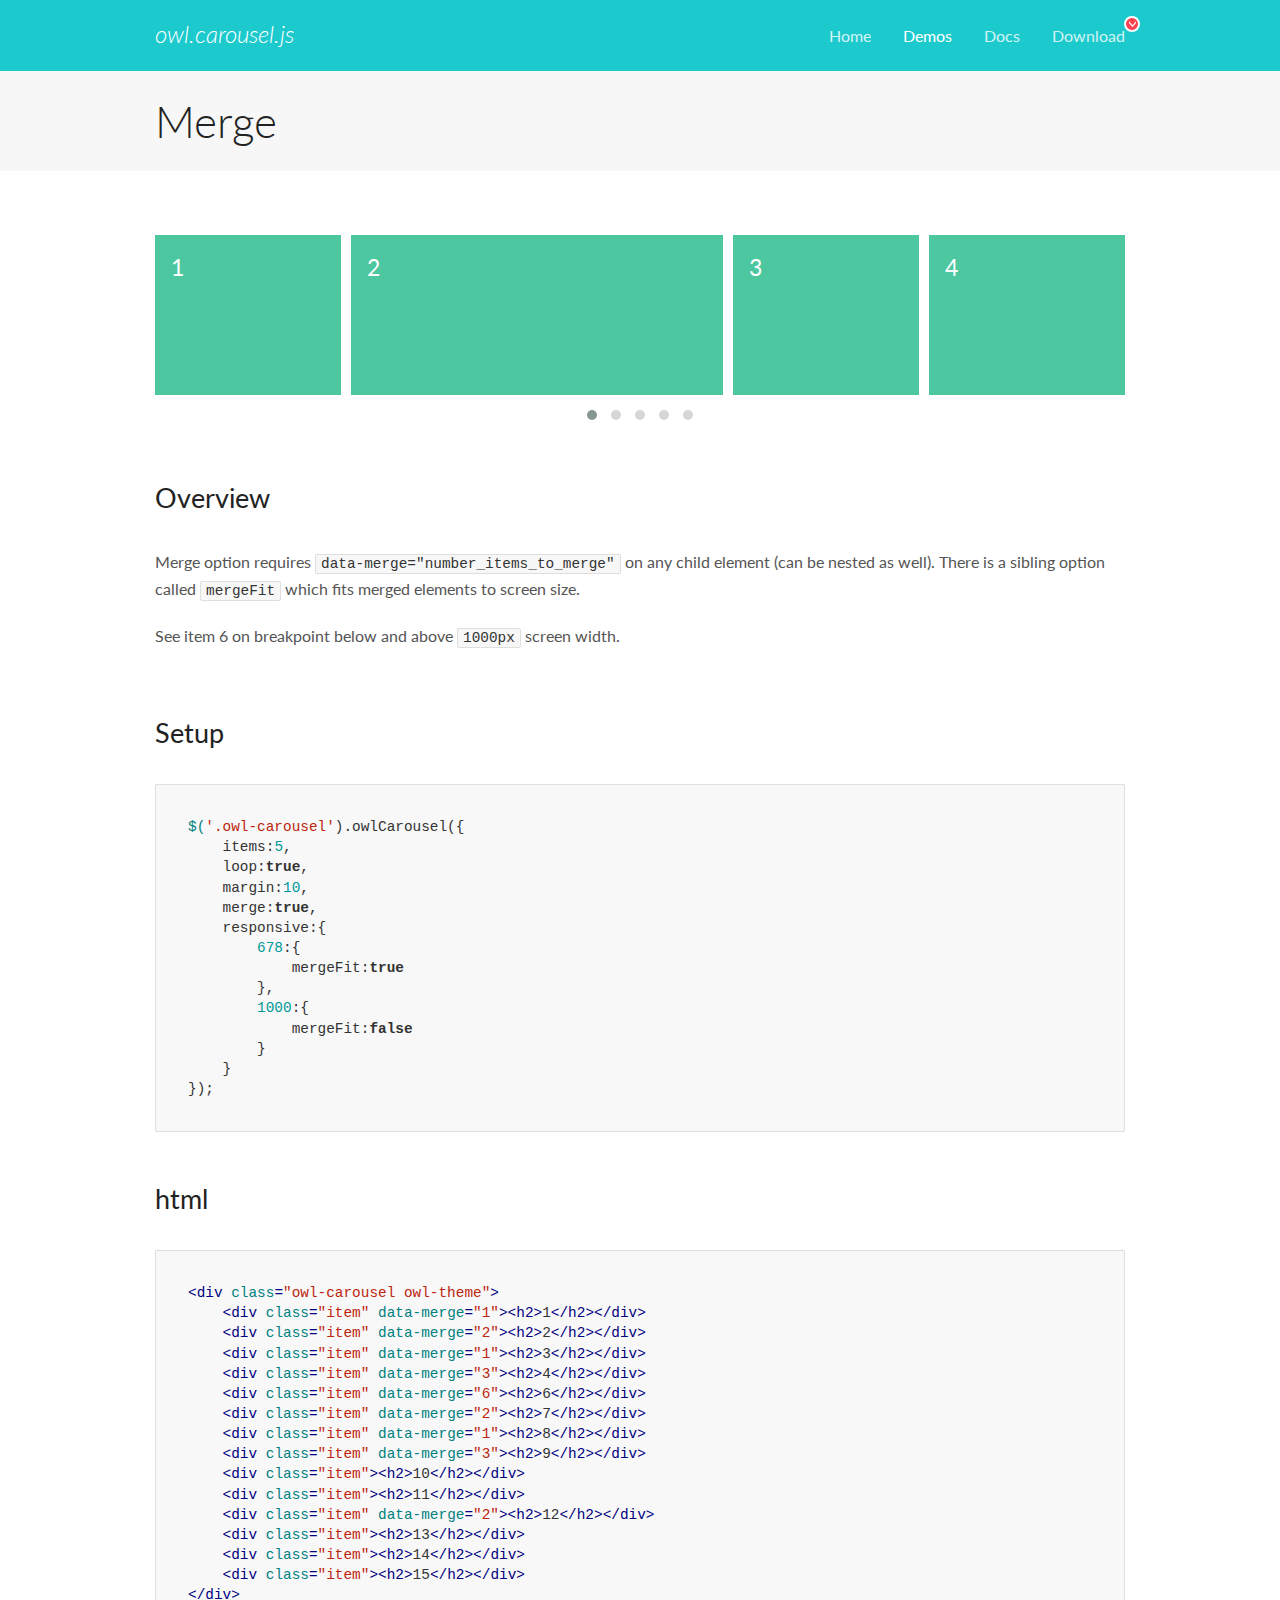
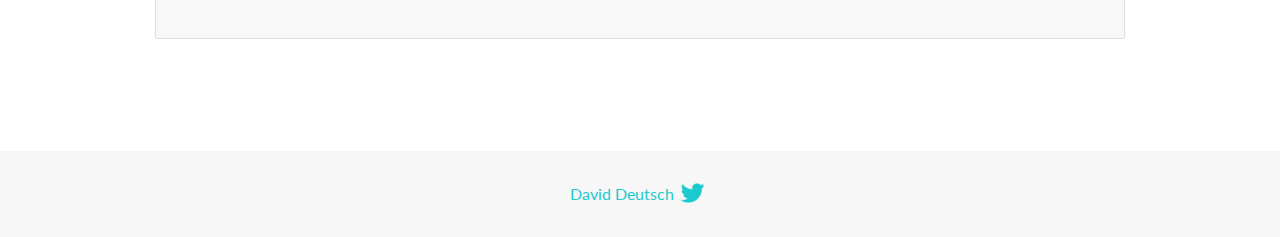
<file: OwlCarousel2-2.2.1/docs/demos/merge.html>
<!DOCTYPE html>
<html lang="en">
  <head>

    <!-- head -->
    <meta charset="utf-8">
    <meta name="msapplication-tap-highlight" content="no" />
    <meta name="viewport" content="width=device-width, initial-scale=1.0" />
    <meta name="description" content="Merge Items">
    <meta name="author" content="David Deutsch">
    <title>
      Merge Demo | Owl Carousel | 2.2.1
    </title>

    <!-- Stylesheets -->
    <link href='https://fonts.googleapis.com/css?family=Lato:300,400,700,400italic,300italic' rel='stylesheet' type='text/css'>
    <link rel="stylesheet" href="../assets/css/docs.theme.min.css">

    <!-- Owl Stylesheets -->
    <link rel="stylesheet" href="../assets/owlcarousel/assets/owl.carousel.min.css">
    <link rel="stylesheet" href="../assets/owlcarousel/assets/owl.theme.default.min.css">

    <!-- HTML5 shim and Respond.js IE8 support of HTML5 elements and media queries -->

    <!--[if lt IE 9]>
      <script src="https://oss.maxcdn.com/libs/html5shiv/3.7.0/html5shiv.js"></script>
      <script src="https://oss.maxcdn.com/libs/respond.js/1.3.0/respond.min.js"></script>
    <![endif]-->

    <!-- Favicons -->
    <link rel="apple-touch-icon-precomposed" sizes="144x144" href="../assets/ico/apple-touch-icon-144-precomposed.png">
    <link rel="shortcut icon" href="../assets/ico/favicon.png">
    <link rel="shortcut icon" href="favicon.ico">

    <!-- Yeah i know js should not be in header. Its required for demos.-->

    <!-- javascript -->
    <script src="../assets/vendors/jquery.min.js"></script>
    <script src="../assets/owlcarousel/owl.carousel.js"></script>
  </head>
  <body>

    <!-- header -->
    <header class="header">
      <div class="row">
        <div class="large-12 columns">
          <div class="brand left">
            <h3>
              <a href="/OwlCarousel2/">owl.carousel.js</a> 
            </h3>
          </div>
          <a id="toggle-nav" class="right">
            <span></span> <span></span> <span></span> 
          </a> 
          <div class="nav-bar">
            <ul class="clearfix">
              <li> <a href="/OwlCarousel2/index.html">Home</a>  </li>
              <li class="active">
                <a href="/OwlCarousel2/demos/demos.html">Demos</a> 
              </li>
              <li> <a href="/OwlCarousel2/docs/started-welcome.html">Docs</a>  </li>
              <li>
                <a href="https://github.com/OwlCarousel2/OwlCarousel2/archive/2.2.1.zip">Download</a> 
                <span class="download"></span> 
              </li>
            </ul>
          </div>
        </div>
      </div>
    </header>

    <!-- title -->
    <section class="title">
      <div class="row">
        <div class="large-12 columns">
          <h1>Merge</h1>
        </div>
      </div>
    </section>

    <!--  Demos -->
    <section id="demos">
      <div class="row">
        <div class="large-12 columns">
          <div class="owl-carousel owl-theme">
            <div class="item" data-merge="1">
              <h4>1</h4>
            </div>
            <div class="item" data-merge="2">
              <h4>2</h4>
            </div>
            <div class="item" data-merge="1">
              <h4>3</h4>
            </div>
            <div class="item" data-merge="3">
              <h4>4</h4>
            </div>
            <div class="item" data-merge="6">
              <h4>6</h4>
            </div>
            <div class="item" data-merge="2">
              <h4>7</h4>
            </div>
            <div class="item" data-merge="1">
              <h4>8</h4>
            </div>
            <div class="item" data-merge="3">
              <h4>9</h4>
            </div>
            <div class="item">
              <h4>10</h4>
            </div>
            <div class="item">
              <h4>11</h4>
            </div>
            <div class="item" data-merge="2">
              <h4>12</h4>
            </div>
            <div class="item">
              <h4>13</h4>
            </div>
            <div class="item">
              <h4>14</h4>
            </div>
            <div class="item">
              <h4>15</h4>
            </div>
          </div>
          <h3 id="overview">Overview</h3>
          <p>Merge option requires <code>data-merge=&quot;number_items_to_merge&quot;</code> on any child element (can be nested as well). There is a sibling option called <code>mergeFit</code> which fits merged elements to screen size. </p>
          <p>See item 6 on breakpoint below and above <code>1000px</code> screen width.</p>
          <h3 id="setup">Setup</h3>
          <pre><code>$(&#39;.owl-carousel&#39;).owlCarousel({
    items:5,
    loop:true,
    margin:10,
    merge:true,
    responsive:{
        678:{
            mergeFit:true
        },
        1000:{
            mergeFit:false
        }
    }
});</code></pre>
          <h3 id="html">html</h3>
          <pre><code>&lt;div class=&quot;owl-carousel owl-theme&quot;&gt;
    &lt;div class=&quot;item&quot; data-merge=&quot;1&quot;&gt;&lt;h2&gt;1&lt;/h2&gt;&lt;/div&gt;
    &lt;div class=&quot;item&quot; data-merge=&quot;2&quot;&gt;&lt;h2&gt;2&lt;/h2&gt;&lt;/div&gt;
    &lt;div class=&quot;item&quot; data-merge=&quot;1&quot;&gt;&lt;h2&gt;3&lt;/h2&gt;&lt;/div&gt;
    &lt;div class=&quot;item&quot; data-merge=&quot;3&quot;&gt;&lt;h2&gt;4&lt;/h2&gt;&lt;/div&gt;
    &lt;div class=&quot;item&quot; data-merge=&quot;6&quot;&gt;&lt;h2&gt;6&lt;/h2&gt;&lt;/div&gt;
    &lt;div class=&quot;item&quot; data-merge=&quot;2&quot;&gt;&lt;h2&gt;7&lt;/h2&gt;&lt;/div&gt;
    &lt;div class=&quot;item&quot; data-merge=&quot;1&quot;&gt;&lt;h2&gt;8&lt;/h2&gt;&lt;/div&gt;
    &lt;div class=&quot;item&quot; data-merge=&quot;3&quot;&gt;&lt;h2&gt;9&lt;/h2&gt;&lt;/div&gt;
    &lt;div class=&quot;item&quot;&gt;&lt;h2&gt;10&lt;/h2&gt;&lt;/div&gt;
    &lt;div class=&quot;item&quot;&gt;&lt;h2&gt;11&lt;/h2&gt;&lt;/div&gt;
    &lt;div class=&quot;item&quot; data-merge=&quot;2&quot;&gt;&lt;h2&gt;12&lt;/h2&gt;&lt;/div&gt;
    &lt;div class=&quot;item&quot;&gt;&lt;h2&gt;13&lt;/h2&gt;&lt;/div&gt;
    &lt;div class=&quot;item&quot;&gt;&lt;h2&gt;14&lt;/h2&gt;&lt;/div&gt;
    &lt;div class=&quot;item&quot;&gt;&lt;h2&gt;15&lt;/h2&gt;&lt;/div&gt;
&lt;/div&gt;</code></pre>
          <script>
            $(document).ready(function() {
              $('.owl-carousel').owlCarousel({
                items: 5,
                loop: true,
                margin: 10,
                merge: true,
                responsive: {
                  678: {
                    mergeFit: true
                  },
                  1000: {
                    mergeFit: false
                  }
                }
              });
            })
          </script>
        </div>
      </div>
    </section>

    <!-- footer -->
    <footer class="footer">
      <div class="row">
        <div class="large-12 columns">
          <h5>
            <a href="/OwlCarousel2/docs/support-contact.html">David Deutsch</a> 
            <a id="custom-tweet-button" href="https://twitter.com/share?url=https://github.com/OwlCarousel2/OwlCarousel2&text=Owl Carousel - This is so awesome! " target="_blank"></a> 
          </h5>
        </div>
      </div>
    </footer>

    <!-- vendors -->
    <script src="../assets/vendors/highlight.js"></script>
    <script src="../assets/js/app.js"></script>
  </body>
</html>
</file>
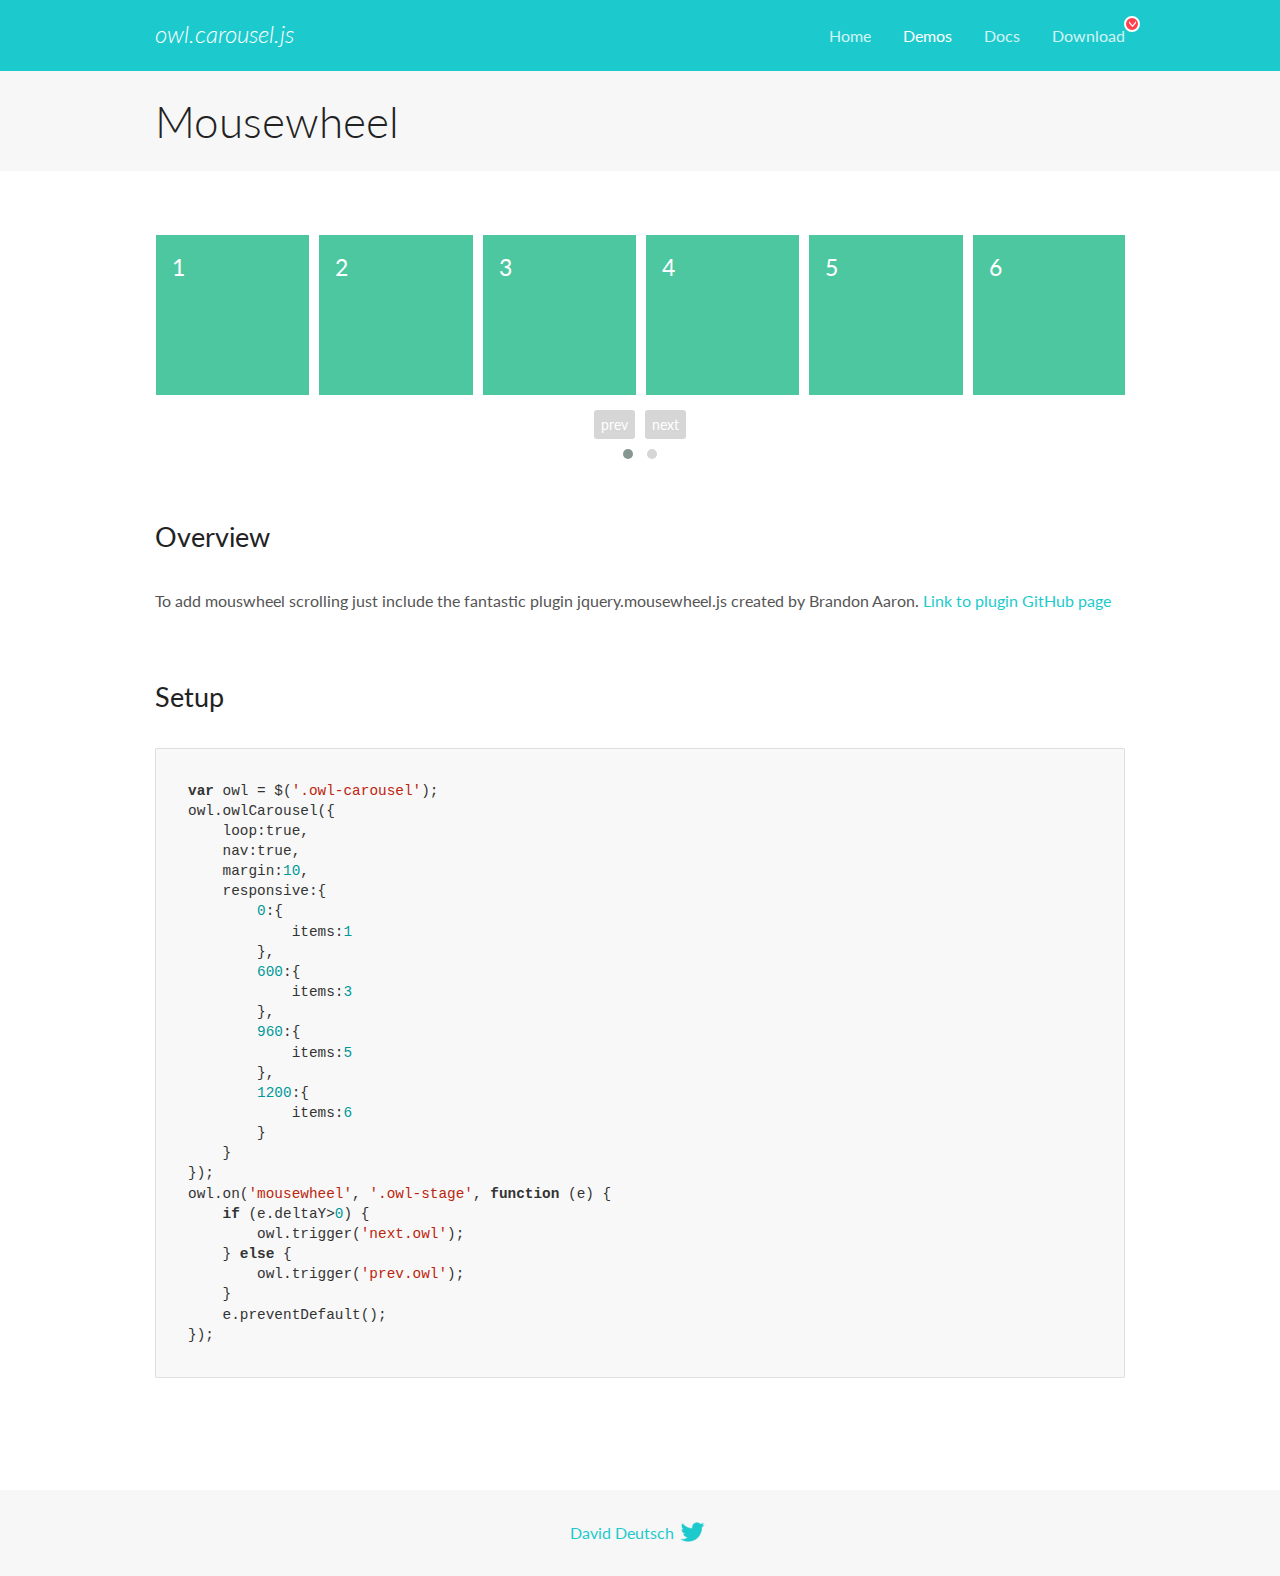
<file: OwlCarousel2-2.2.1/docs/demos/mousewheel.html>
<!DOCTYPE html>
<html lang="en">
  <head>

    <!-- head -->
    <meta charset="utf-8">
    <meta name="msapplication-tap-highlight" content="no" />
    <meta name="viewport" content="width=device-width, initial-scale=1.0" />
    <meta name="description" content="Mousewheel usage demo">
    <meta name="author" content="David Deutsch">
    <title>
      Mousewheel Demo | Owl Carousel | 2.2.1
    </title>

    <!-- Stylesheets -->
    <link href='https://fonts.googleapis.com/css?family=Lato:300,400,700,400italic,300italic' rel='stylesheet' type='text/css'>
    <link rel="stylesheet" href="../assets/css/docs.theme.min.css">

    <!-- Owl Stylesheets -->
    <link rel="stylesheet" href="../assets/owlcarousel/assets/owl.carousel.min.css">
    <link rel="stylesheet" href="../assets/owlcarousel/assets/owl.theme.default.min.css">

    <!-- HTML5 shim and Respond.js IE8 support of HTML5 elements and media queries -->

    <!--[if lt IE 9]>
      <script src="https://oss.maxcdn.com/libs/html5shiv/3.7.0/html5shiv.js"></script>
      <script src="https://oss.maxcdn.com/libs/respond.js/1.3.0/respond.min.js"></script>
    <![endif]-->

    <!-- Favicons -->
    <link rel="apple-touch-icon-precomposed" sizes="144x144" href="../assets/ico/apple-touch-icon-144-precomposed.png">
    <link rel="shortcut icon" href="../assets/ico/favicon.png">
    <link rel="shortcut icon" href="favicon.ico">

    <!-- Yeah i know js should not be in header. Its required for demos.-->

    <!-- javascript -->
    <script src="../assets/vendors/jquery.min.js"></script>
    <script src="../assets/owlcarousel/owl.carousel.js"></script>
  </head>
  <body>

    <!-- header -->
    <header class="header">
      <div class="row">
        <div class="large-12 columns">
          <div class="brand left">
            <h3>
              <a href="/OwlCarousel2/">owl.carousel.js</a> 
            </h3>
          </div>
          <a id="toggle-nav" class="right">
            <span></span> <span></span> <span></span> 
          </a> 
          <div class="nav-bar">
            <ul class="clearfix">
              <li> <a href="/OwlCarousel2/index.html">Home</a>  </li>
              <li class="active">
                <a href="/OwlCarousel2/demos/demos.html">Demos</a> 
              </li>
              <li> <a href="/OwlCarousel2/docs/started-welcome.html">Docs</a>  </li>
              <li>
                <a href="https://github.com/OwlCarousel2/OwlCarousel2/archive/2.2.1.zip">Download</a> 
                <span class="download"></span> 
              </li>
            </ul>
          </div>
        </div>
      </div>
    </header>

    <!-- title -->
    <section class="title">
      <div class="row">
        <div class="large-12 columns">
          <h1>Mousewheel</h1>
        </div>
      </div>
    </section>

    <!--  Demos -->
    <section id="demos">
      <div class="row">
        <div class="large-12 columns">
          <div class="owl-carousel owl-theme">
            <div class="item">
              <h4>1</h4>
            </div>
            <div class="item">
              <h4>2</h4>
            </div>
            <div class="item">
              <h4>3</h4>
            </div>
            <div class="item">
              <h4>4</h4>
            </div>
            <div class="item">
              <h4>5</h4>
            </div>
            <div class="item">
              <h4>6</h4>
            </div>
            <div class="item">
              <h4>7</h4>
            </div>
            <div class="item">
              <h4>8</h4>
            </div>
            <div class="item">
              <h4>9</h4>
            </div>
            <div class="item">
              <h4>10</h4>
            </div>
            <div class="item">
              <h4>11</h4>
            </div>
            <div class="item">
              <h4>12</h4>
            </div>
          </div>
          <h3 id="overview">Overview</h3>
          <p>To add mouswheel scrolling just include the fantastic plugin jquery.mousewheel.js created by Brandon Aaron.
            <a href="https://github.com/brandonaaron/jquery-mousewheel">Link to plugin GitHub page</a> 
          </p>
          <h3 id="setup">Setup</h3>
          <pre><code>var owl = $(&#39;.owl-carousel&#39;);
owl.owlCarousel({
    loop:true,
    nav:true,
    margin:10,
    responsive:{
        0:{
            items:1
        },
        600:{
            items:3
        },            
        960:{
            items:5
        },
        1200:{
            items:6
        }
    }
});
owl.on(&#39;mousewheel&#39;, &#39;.owl-stage&#39;, function (e) {
    if (e.deltaY&gt;0) {
        owl.trigger(&#39;next.owl&#39;);
    } else {
        owl.trigger(&#39;prev.owl&#39;);
    }
    e.preventDefault();
});</code></pre>
          <script src="../assets/vendors/jquery.mousewheel.min.js"></script>
          <script>
            $(document).ready(function() {
              var owl = $('.owl-carousel');
              owl.owlCarousel({
                loop: true,
                nav: true,
                margin: 10,
                responsive: {
                  0: {
                    items: 1
                  },
                  600: {
                    items: 3
                  },
                  960: {
                    items: 5
                  },
                  1200: {
                    items: 6
                  }
                }
              });
              owl.on('mousewheel', '.owl-stage', function(e) {
                if (e.deltaY > 0) {
                  owl.trigger('next.owl');
                } else {
                  owl.trigger('prev.owl');
                }
                e.preventDefault();
              });
            })
          </script>
        </div>
      </div>
    </section>

    <!-- footer -->
    <footer class="footer">
      <div class="row">
        <div class="large-12 columns">
          <h5>
            <a href="/OwlCarousel2/docs/support-contact.html">David Deutsch</a> 
            <a id="custom-tweet-button" href="https://twitter.com/share?url=https://github.com/OwlCarousel2/OwlCarousel2&text=Owl Carousel - This is so awesome! " target="_blank"></a> 
          </h5>
        </div>
      </div>
    </footer>

    <!-- vendors -->
    <script src="../assets/vendors/highlight.js"></script>
    <script src="../assets/js/app.js"></script>
  </body>
</html>
</file>
